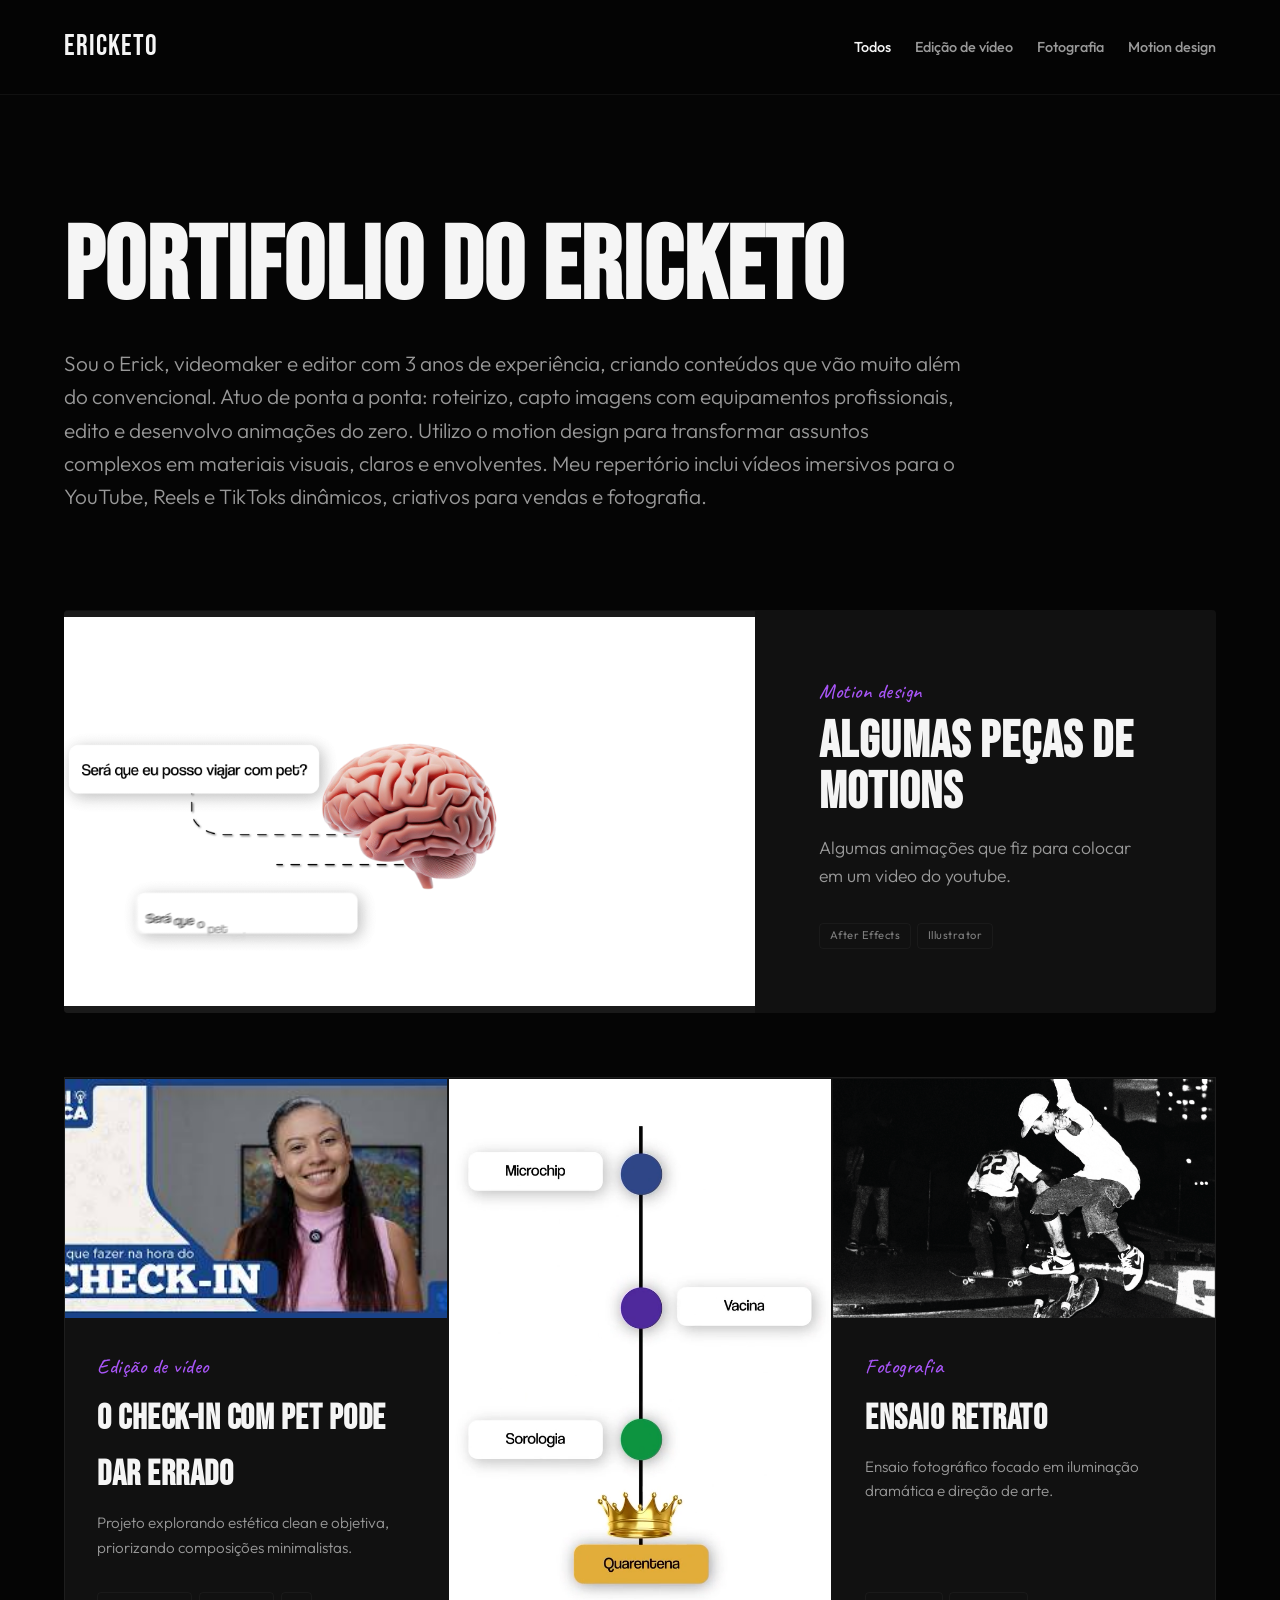
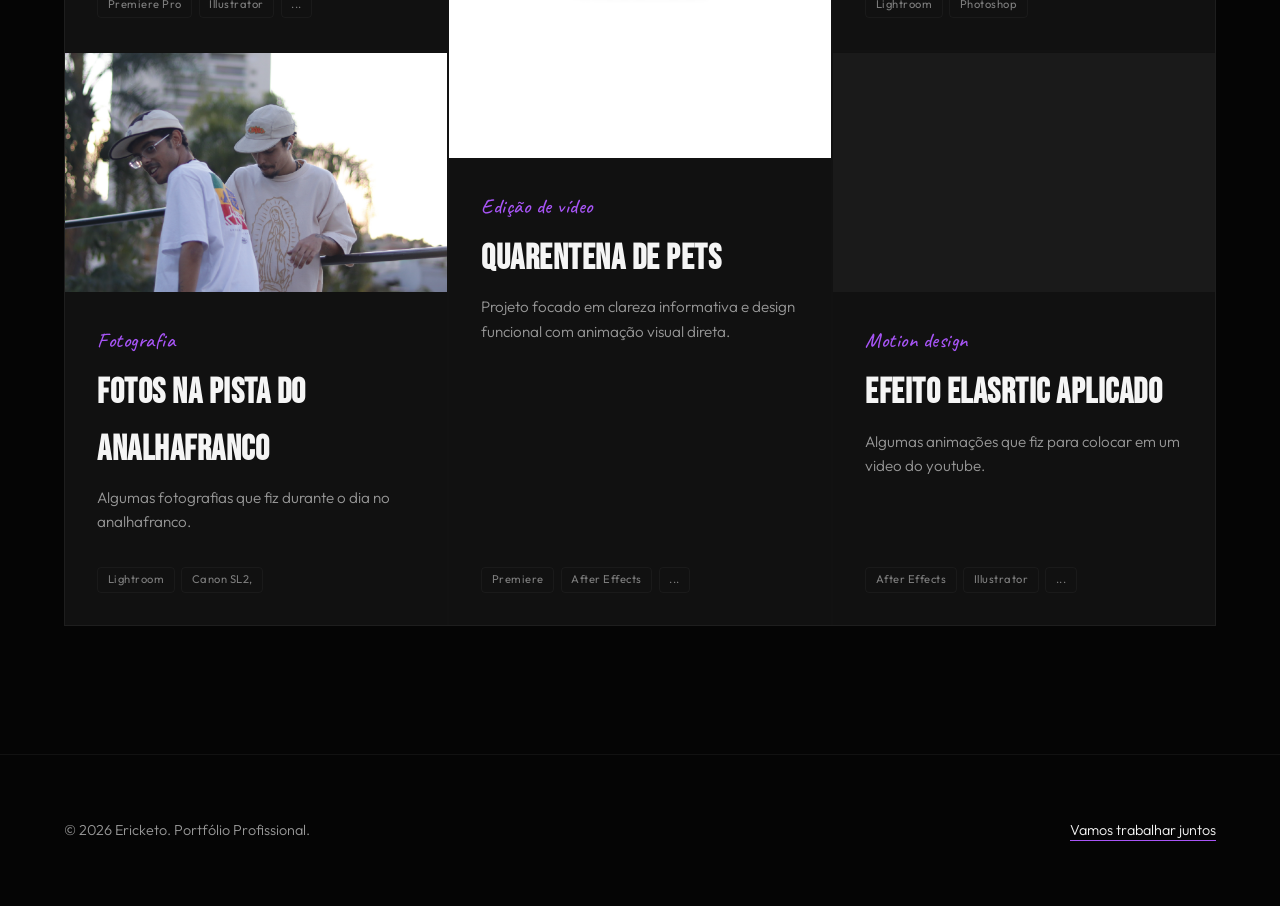
<file: index.html>
<!DOCTYPE html>
<html lang="pt-BR">
<head>
    <meta charset="UTF-8">
    <meta name="viewport" content="width=device-width, initial-scale=1.0">
    <title>Ericketo | Produtor Audiovisual</title>
    
    <!-- Pré-carregamento de fontes -->
    <link rel="preconnect" href="https://fonts.googleapis.com">
    <link rel="preconnect" href="https://fonts.gstatic.com" crossorigin>
    <link href="https://fonts.googleapis.com/css2?family=Bebas+Neue&family=Caveat:wght@400..700&family=Outfit:wght@100..900&display=swap" rel="stylesheet">
    <link rel="stylesheet" href="css/style.css">
</head>
<body>

    <!-- NAV PRINCIPAL -->
    <nav>
        <div class="logo" id="logo">Ericketo</div>
        <div class="filters" id="filters">
            <!-- Renderizado via JS -->
        </div>
    </nav>

    <!-- VIEW: PÁGINA PRINCIPAL -->
    <main id="home-view" class="active">
        <div class="container">
            <section class="hero">
                <h1>Portifolio do Ericketo</h1>
                <p>
                    Sou o Erick, videomaker e editor com 3 anos de experiência, criando 
                    conteúdos que vão muito além do convencional. Atuo de ponta a 
                    ponta: roteirizo, capto imagens com equipamentos profissionais, edito e 
                    desenvolvo animações do zero. Utilizo o motion design para transformar 
                    assuntos complexos em materiais visuais, claros e envolventes. Meu repertório 
                    inclui vídeos imersivos para o YouTube, Reels e TikToks dinâmicos, 
                    criativos para vendas e fotografia.
                </p>
            </section>
            
            <section class="featured-section" id="featured-container">
                <!-- Renderizado via JS -->
            </section>
            
            <section class="projects-grid" id="grid-container">
                <!-- Renderizado via JS -->
            </section>
        </div>
    </main>

    <!-- RODAPÉ -->
    <footer>
        <div class="footer-content">
            <div>© <span id="current-year"></span> Ericketo. Portfólio Profissional.</div>
            <div>
                <a href="mailto:contato@ericketo.com" class="footer-link">Vamos trabalhar juntos</a>
            </div>
        </div>
    </footer>

    <!-- LÓGICA DO PORTFÓLIO -->
    <script src="js/main.js"></script>
</body>
</html>
</file>
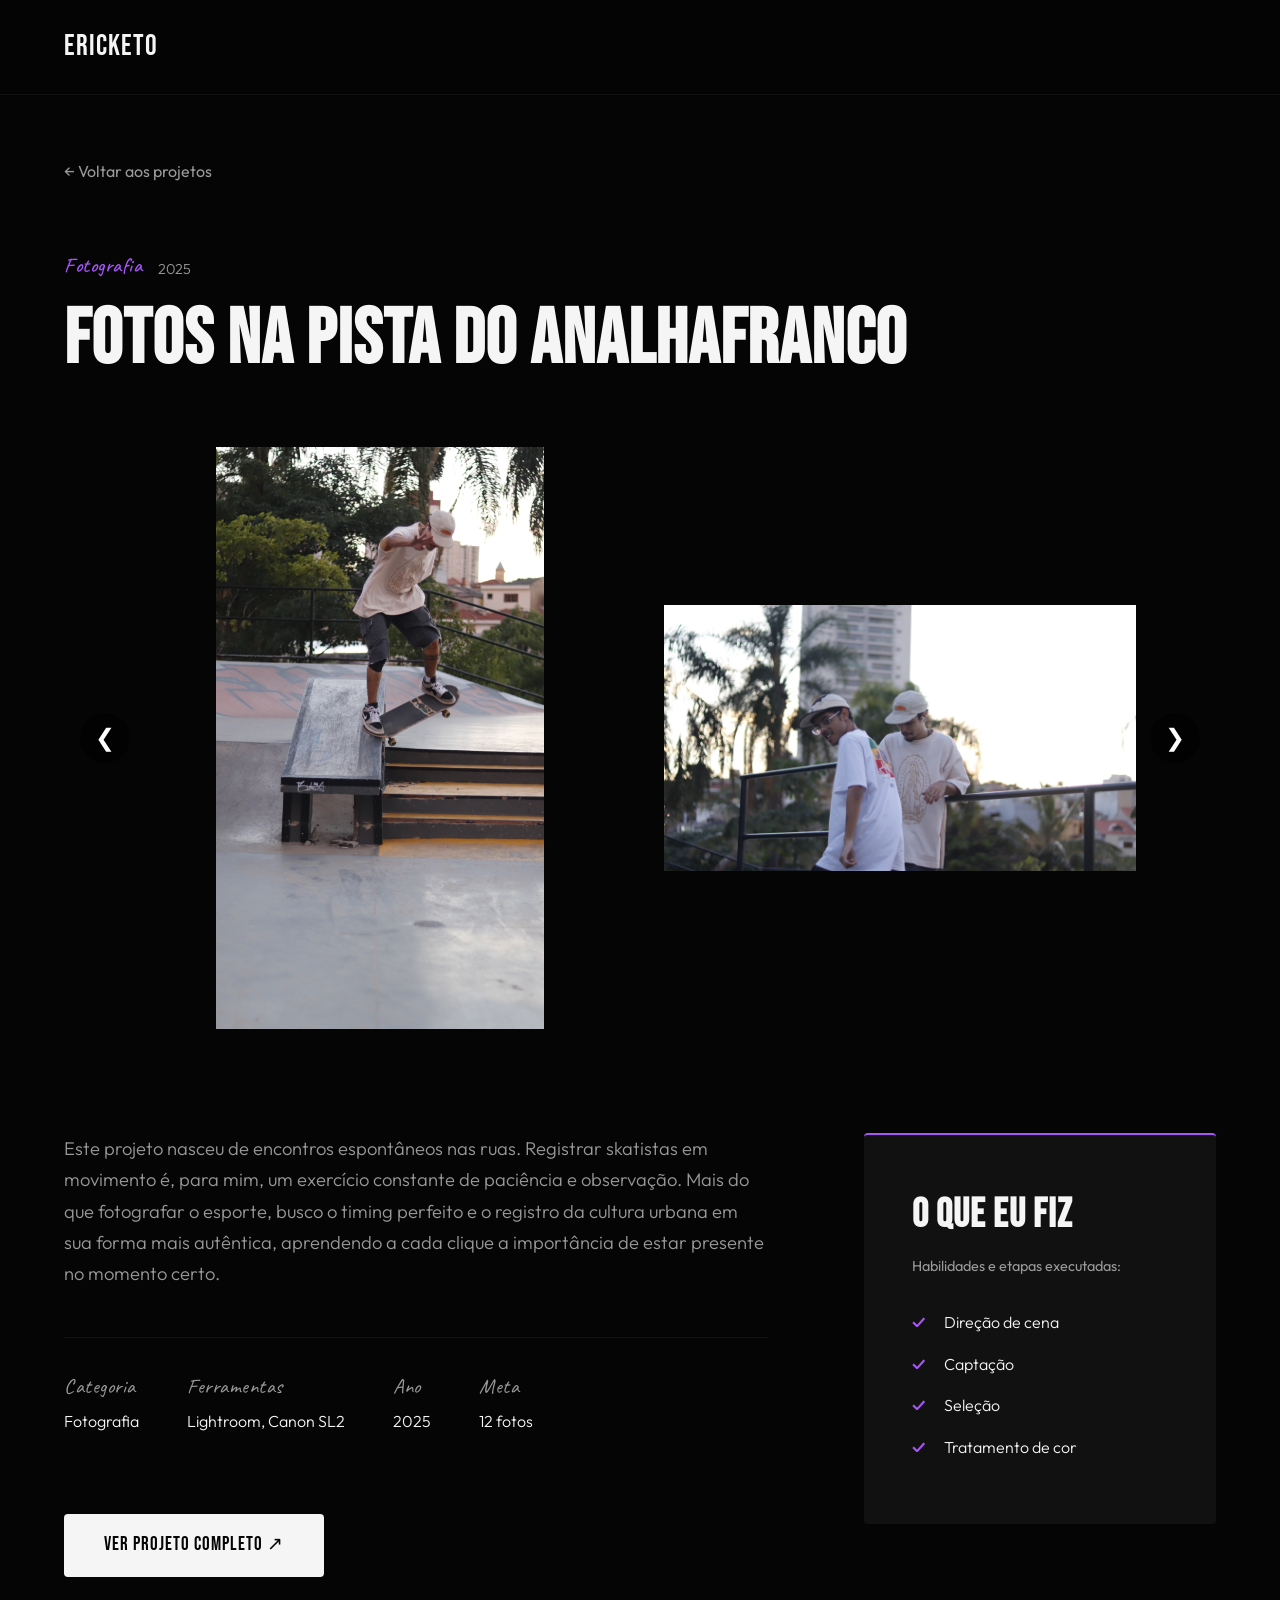
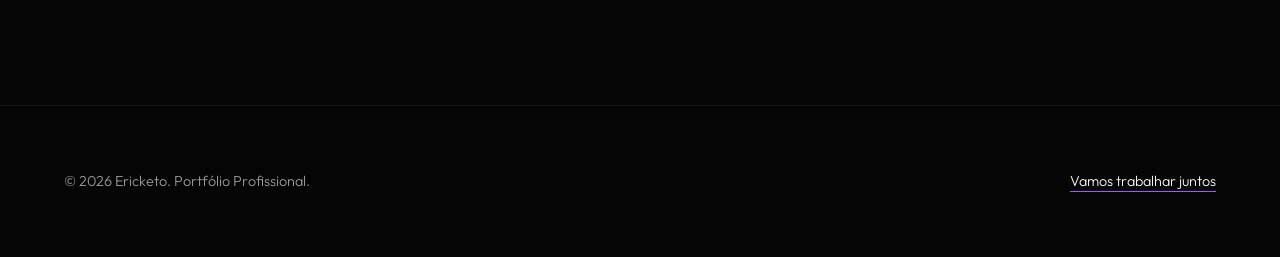
<file: fotografia/ABA_FOTOS_002/index.html>
<!DOCTYPE html>
<html lang="pt-BR">

<head>
    <meta charset="UTF-8">
    <meta name="viewport" content="width=device-width, initial-scale=1.0">
    <title>Ensaio Retrato | Ericketo</title>

    <link rel="preconnect" href="https://fonts.googleapis.com">
    <link rel="preconnect" href="https://fonts.gstatic.com" crossorigin>
    <link
        href="https://fonts.googleapis.com/css2?family=Bebas+Neue&family=Caveat:wght@400..700&family=Outfit:wght@100..900&display=swap"
        rel="stylesheet">
    <link rel="stylesheet" href="../../css/style.css">
</head>

<body>
    <nav>
        <a href="../../index.html" class="logo" id="logo" style="text-decoration: none;">Ericketo</a>
    </nav>

    <main class="project-view fade-in">
        <div class="container">
            <a href="../../index.html" class="back-btn" id="back-btn">← Voltar aos projetos</a>

            <div class="project-header">
                <div class="project-meta">
                    <span class="badge">Fotografia</span>
                    <span class="project-year">2025</span>
                </div>
                <h1 class="project-title">Fotos na pista do Analhafranco</h1>
            </div>

            <!-- Slider Desktop -->
            <div class="project-slider desktop-slider">
                <div class="slider-container">
                    <div class="slide active">
                        <div class="slide-grid">
                            <img src="./assets/ABA-002_PICTURE_001.jpg" alt="Foto 1">
                            <img src="./assets/ABA-002_PICTURE_002.jpg" alt="Foto 2">
                        </div>
                    </div>
                    <div class="slide">
                        <div class="slide-grid">
                            <img src="./assets/ABA-002_PICTURE_003.jpg" alt="Foto 3">
                            <img src="./assets/ABA-002_PICTURE_004.jpg" alt="Foto 4">
                        </div>
                    </div>
                    <div class="slide">
                        <div class="slide-grid">
                            <img src="./assets/ABA-002_PICTURE_005.jpg" alt="Foto 5">
                            <img src="./assets/ABA-002_PICTURE_006.jpg" alt="Foto 6">
                        </div>
                    </div>
                    <div class="slide">
                        <div class="slide-grid">
                            <img src="./assets/ABA-002_PICTURE_007.jpg" alt="Foto 7">
                            <img src="./assets/ABA-002_PICTURE_008.jpg" alt="Foto 8">
                        </div>
                    </div>
                </div>
                <button class="slider-btn prev-btn">❮</button>
                <button class="slider-btn next-btn">❯</button>
            </div>

            <!-- Slider Mobile (1 foto por vez) -->
            <div class="project-slider mobile-slider">
                <div class="slider-container">
                    <div class="slide active">
                        <div class="slide-grid"><img src="./assets/ABA-002_PICTURE_001.jpg" alt="Foto 1"></div>
                    </div>
                    <div class="slide">
                        <div class="slide-grid"><img src="./assets/ABA-002_PICTURE_002.jpg" alt="Foto 2"></div>
                    </div>
                    <div class="slide">
                        <div class="slide-grid"><img src="./assets/ABA-002_PICTURE_003.jpg" alt="Foto 3"></div>
                    </div>
                    <div class="slide">
                        <div class="slide-grid"><img src="./assets/ABA-002_PICTURE_004.jpg" alt="Foto 4"></div>
                    </div>
                    <div class="slide">
                        <div class="slide-grid"><img src="./assets/ABA-002_PICTURE_005.jpg" alt="Foto 5"></div>
                    </div>
                    <div class="slide">
                        <div class="slide-grid"><img src="./assets/ABA-002_PICTURE_006.jpg" alt="Foto 6"></div>
                    </div>
                    <div class="slide">
                        <div class="slide-grid"><img src="./assets/ABA-002_PICTURE_007.jpg" alt="Foto 7"></div>
                    </div>
                    <div class="slide">
                        <div class="slide-grid"><img src="./assets/ABA-002_PICTURE_008.jpg" alt="Foto 8"></div>
                    </div>
                </div>
                <button class="slider-btn prev-btn">❮</button>
                <button class="slider-btn next-btn">❯</button>
            </div>

            <div class="project-content">
                <div class="project-info">
                    <div class="project-body">
                        <p>
                            Este projeto nasceu de encontros espontâneos nas ruas. 
                            Registrar skatistas em movimento é, para mim, 
                            um exercício constante de paciência e observação. 
                            Mais do que fotografar o esporte, busco o timing perfeito 
                            e o registro da cultura urbana em sua forma mais autêntica, 
                            aprendendo a cada clique a importância de estar presente no 
                            momento certo.
                        </p>
                    </div>
                    
                    <!-- Especificações -->
                    <div class="project-specs" style="display: flex; flex-direction: row; flex-wrap: wrap; gap: 3rem; border-top: var(--border-subtle); padding-top: 2rem; margin-top: 3rem; border-bottom: none;">
                        <div class="spec-item">
                            <span class="spec-label">Categoria</span>
                            <span class="spec-value">Fotografia</span>
                        </div>
                        <div class="spec-item">
                            <span class="spec-label">Ferramentas</span>
                            <span class="spec-value">Lightroom, Canon SL2</span>
                        </div>
                        <div class="spec-item">
                            <span class="spec-label">Ano</span>
                            <span class="spec-value">2025</span>
                        </div>
                        <div class="spec-item">
                            <span class="spec-label">Meta</span>
                            <span class="spec-value">12 fotos</span>
                        </div>
                    </div>
                    
                    <!-- Botão de Ação -->
                    <div class="project-action-btn" style="margin-top: 2rem;">
                        <a href="https://behance.net/ericketo" target="_blank" rel="noopener noreferrer" class="cta-btn" style="width: auto; display: inline-flex; padding: 1rem 2.5rem; font-size: 1.2rem;">Ver projeto completo ↗</a>
                    </div>
                </div>
                
                <aside class="project-sidebar">
                    <div class="project-skills">
                        <h3 class="skills-title">O que eu fiz</h3>
                        <p class="skills-subtitle">Habilidades e etapas executadas:</p>
                        <ul class="skills-list">
                            <li>Direção de cena</li>
                            <li>Captação</li>
                            <li>Seleção</li>
                            <li>Tratamento de cor</li>
                        </ul>
                    </div>
                </aside>
            </div>
        </div>
    </main>

    <footer>
        <div class="footer-content">
            <div>© <span id="current-year"></span> Ericketo. Portfólio Profissional.</div>
            <div>
                <a href="mailto:contato@ericketo.com" class="footer-link">Vamos trabalhar juntos</a>
            </div>
        </div>
    </footer>
    <script src="../../js/main.js"></script>
</body>

</html>
</file>
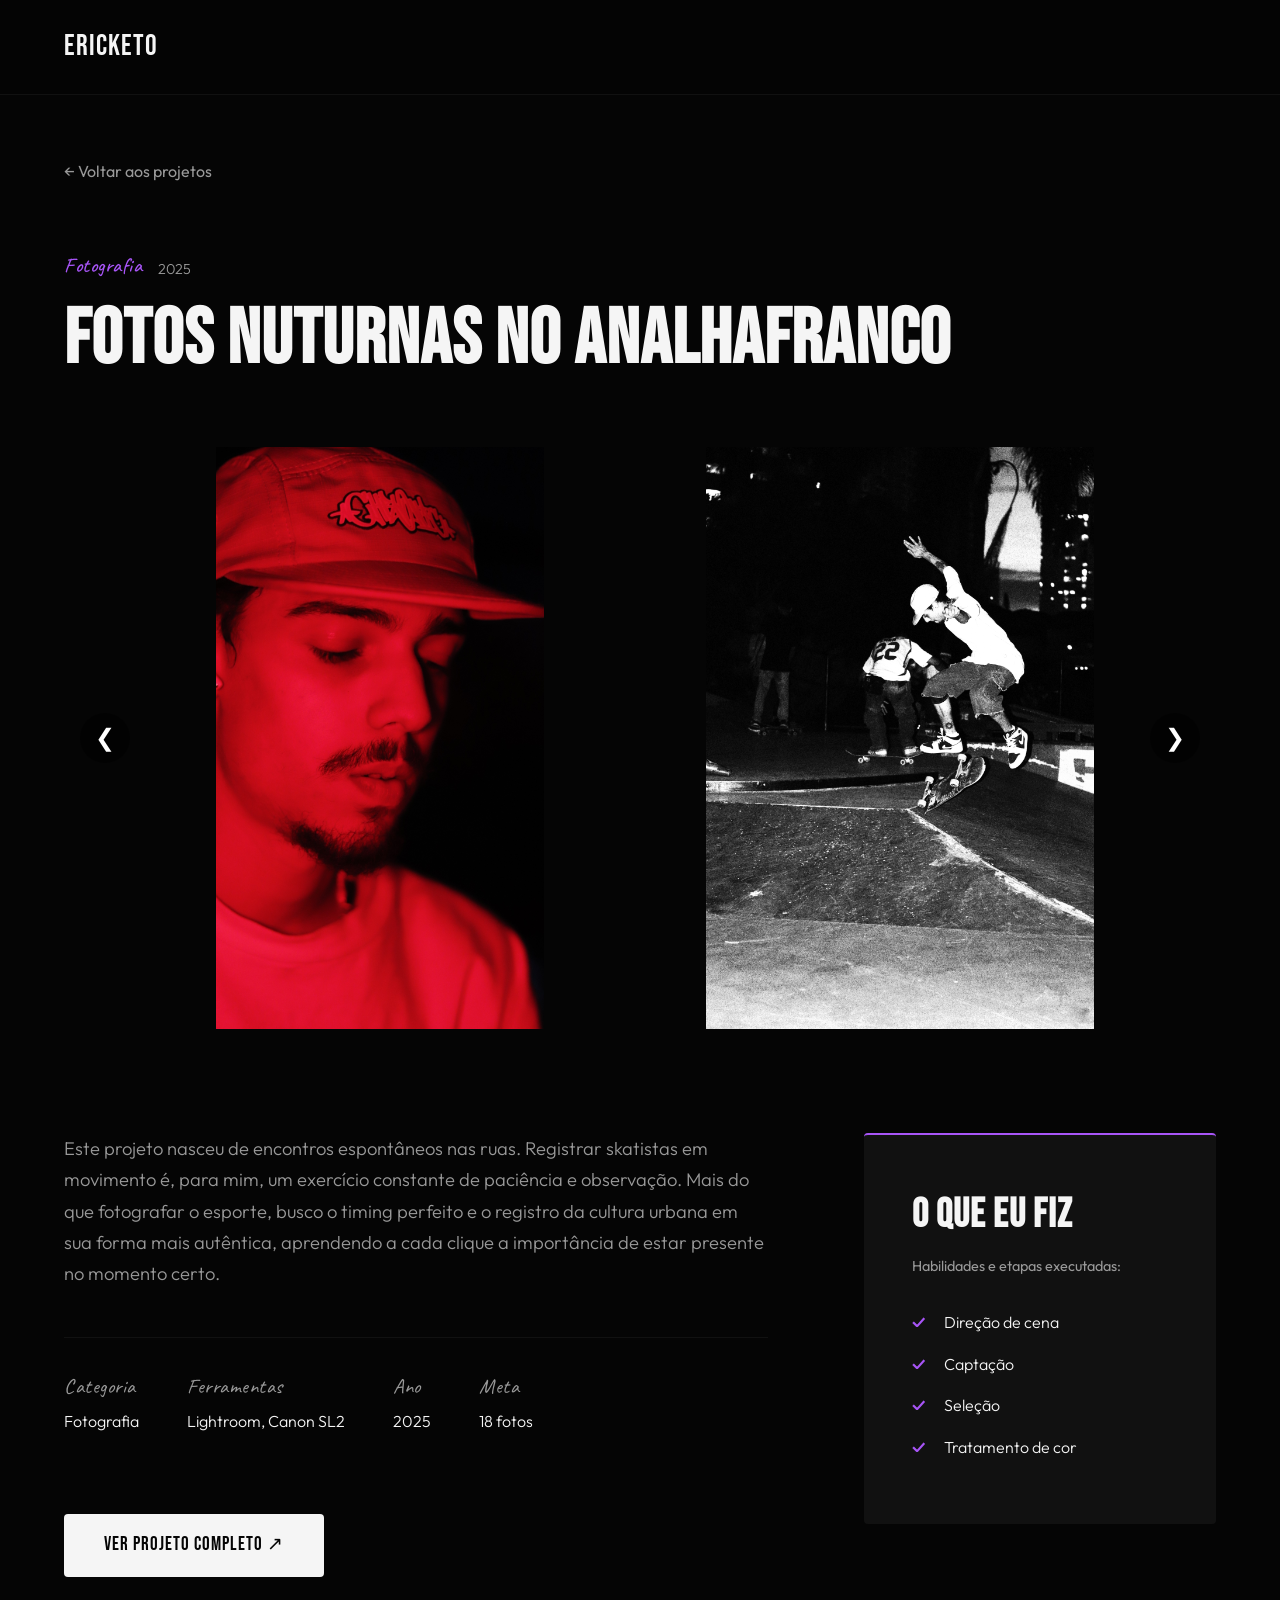
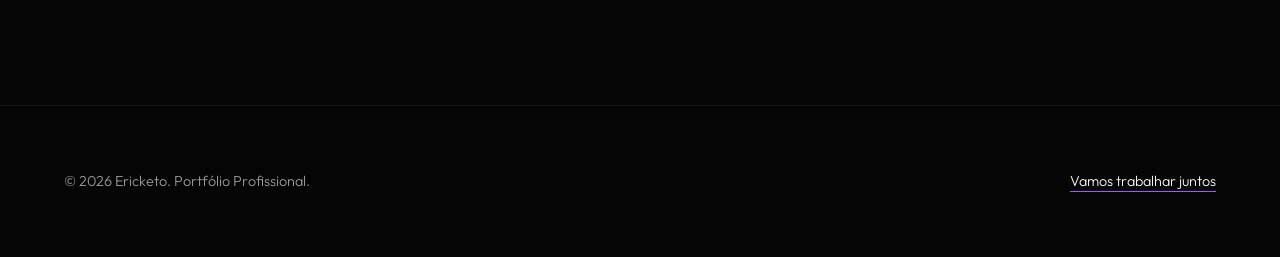
<file: fotografia/ensaio-retrato/index.html>
<!DOCTYPE html>
<html lang="pt-BR">

<head>
    <meta charset="UTF-8">
    <meta name="viewport" content="width=device-width, initial-scale=1.0">
    <title>Ensaio Retrato | Ericketo</title>

    <link rel="preconnect" href="https://fonts.googleapis.com">
    <link rel="preconnect" href="https://fonts.gstatic.com" crossorigin>
    <link
        href="https://fonts.googleapis.com/css2?family=Bebas+Neue&family=Caveat:wght@400..700&family=Outfit:wght@100..900&display=swap"
        rel="stylesheet">
    <link rel="stylesheet" href="../../css/style.css">
</head>

<body>
    <nav>
        <a href="../../index.html" class="logo" id="logo" style="text-decoration: none;">Ericketo</a>
    </nav>

    <main class="project-view fade-in">
        <div class="container">
            <a href="../../index.html" class="back-btn" id="back-btn">← Voltar aos projetos</a>

            <div class="project-header">
                <div class="project-meta">
                    <span class="badge">Fotografia</span>
                    <span class="project-year">2025</span>
                </div>
                <h1 class="project-title">Fotos nuturnas no Analhafranco</h1>
            </div>

            <!-- Slider Desktop -->
            <div class="project-slider desktop-slider">
                <div class="slider-container">
                    <div class="slide active">
                        <div class="slide-grid">
                            <img src="./assets/EN_IMG_01.jpg" alt="Foto 1">
                            <img src="./assets/EN_IMG_02.jpg" alt="Foto 2">
                        </div>
                    </div>
                    <div class="slide">
                        <div class="slide-grid">
                            <img src="./assets/EN_IMG_03.jpg" alt="Foto 3">
                            <img src="./assets/EN_IMG_04.jpg" alt="Foto 4">
                        </div>
                    </div>
                    <div class="slide">
                        <div class="slide-grid">
                            <img src="./assets/EN_IMG_05.jpg" alt="Foto 5">
                            <img src="./assets/EN_IMG_06.jpg" alt="Foto 6">
                        </div>
                    </div>
                    <div class="slide">
                        <div class="slide-grid">
                            <img src="./assets/EN_IMG_07.jpg" alt="Foto 7">
                            <img src="./assets/EN_IMG_08.jpg" alt="Foto 8">
                        </div>
                    </div>
                    <div class="slide">
                        <div class="slide-grid">
                            <img src="./assets/EN_IMG_09.jpg" alt="Foto 9">
                            <img src="./assets/EN_IMG_10.jpg" alt="Foto 10">
                        </div>
                    </div>
                    <div class="slide">
                        <div class="slide-grid">
                            <img src="./assets/EN_IMG_11.jpg" alt="Foto 11">
                            <img src="./assets/EN_IMG_12.jpg" alt="Foto 12">
                        </div>
                    </div>
                    <div class="slide">
                        <div class="slide-grid">
                            <img src="./assets/EN_IMG_13.jpg" alt="Foto 13">
                            <img src="./assets/EN_IMG_14.jpg" alt="Foto 14">
                        </div>
                    </div>
                    <div class="slide">
                        <div class="slide-grid">
                            <img src="./assets/EN_IMG_15.jpg" alt="Foto 15">
                            <img src="./assets/EN_IMG_16.jpg" alt="Foto 16">
                        </div>
                    </div>
                    <div class="slide">
                        <div class="slide-grid">
                            <img src="./assets/EN_IMG_17.jpg" alt="Foto 17">
                            <img src="./assets/EN_IMG_18.jpg" alt="Foto 18">
                        </div>
                    </div>
                </div>
                <button class="slider-btn prev-btn">❮</button>
                <button class="slider-btn next-btn">❯</button>
            </div>

            <!-- Slider Mobile (1 foto por vez) -->
            <div class="project-slider mobile-slider">
                <div class="slider-container">
                    <div class="slide active">
                        <div class="slide-grid"><img src="./assets/EN_IMG_01.jpg" alt="Foto 1"></div>
                    </div>
                    <div class="slide">
                        <div class="slide-grid"><img src="./assets/EN_IMG_02.jpg" alt="Foto 2"></div>
                    </div>
                    <div class="slide">
                        <div class="slide-grid"><img src="./assets/EN_IMG_03.jpg" alt="Foto 3"></div>
                    </div>
                    <div class="slide">
                        <div class="slide-grid"><img src="./assets/EN_IMG_04.jpg" alt="Foto 4"></div>
                    </div>
                    <div class="slide">
                        <div class="slide-grid"><img src="./assets/EN_IMG_05.jpg" alt="Foto 5"></div>
                    </div>
                    <div class="slide">
                        <div class="slide-grid"><img src="./assets/EN_IMG_06.jpg" alt="Foto 6"></div>
                    </div>
                    <div class="slide">
                        <div class="slide-grid"><img src="./assets/EN_IMG_07.jpg" alt="Foto 7"></div>
                    </div>
                    <div class="slide">
                        <div class="slide-grid"><img src="./assets/EN_IMG_08.jpg" alt="Foto 8"></div>
                    </div>
                    <div class="slide">
                        <div class="slide-grid"><img src="./assets/EN_IMG_09.jpg" alt="Foto 9"></div>
                    </div>
                    <div class="slide">
                        <div class="slide-grid"><img src="./assets/EN_IMG_10.jpg" alt="Foto 10"></div>
                    </div>
                    <div class="slide">
                        <div class="slide-grid"><img src="./assets/EN_IMG_11.jpg" alt="Foto 11"></div>
                    </div>
                    <div class="slide">
                        <div class="slide-grid"><img src="./assets/EN_IMG_12.jpg" alt="Foto 12"></div>
                    </div>
                    <div class="slide">
                        <div class="slide-grid"><img src="./assets/EN_IMG_13.jpg" alt="Foto 13"></div>
                    </div>
                    <div class="slide">
                        <div class="slide-grid"><img src="./assets/EN_IMG_14.jpg" alt="Foto 14"></div>
                    </div>
                    <div class="slide">
                        <div class="slide-grid"><img src="./assets/EN_IMG_15.jpg" alt="Foto 15"></div>
                    </div>
                    <div class="slide">
                        <div class="slide-grid"><img src="./assets/EN_IMG_16.jpg" alt="Foto 16"></div>
                    </div>
                    <div class="slide">
                        <div class="slide-grid"><img src="./assets/EN_IMG_17.jpg" alt="Foto 17"></div>
                    </div>
                    <div class="slide">
                        <div class="slide-grid"><img src="./assets/EN_IMG_18.jpg" alt="Foto 18"></div>
                    </div>
                </div>
                <button class="slider-btn prev-btn">❮</button>
                <button class="slider-btn next-btn">❯</button>
            </div>

            <div class="project-content">
                <div class="project-info">
                    <div class="project-body">
                        <p>
                            Este projeto nasceu de encontros espontâneos nas ruas.
                            Registrar skatistas em movimento é, para mim,
                            um exercício constante de paciência e observação.
                            Mais do que fotografar o esporte, busco o timing perfeito
                            e o registro da cultura urbana em sua forma mais autêntica,
                            aprendendo a cada clique a importância de estar presente no
                            momento certo.
                        </p>
                    </div>
                    
                    <!-- Especificações -->
                    <div class="project-specs" style="display: flex; flex-direction: row; flex-wrap: wrap; gap: 3rem; border-top: var(--border-subtle); padding-top: 2rem; margin-top: 3rem; border-bottom: none;">
                        <div class="spec-item">
                            <span class="spec-label">Categoria</span>
                            <span class="spec-value">Fotografia</span>
                        </div>
                        <div class="spec-item">
                            <span class="spec-label">Ferramentas</span>
                            <span class="spec-value">Lightroom, Canon SL2</span>
                        </div>
                        <div class="spec-item">
                            <span class="spec-label">Ano</span>
                            <span class="spec-value">2025</span>
                        </div>
                        <div class="spec-item">
                            <span class="spec-label">Meta</span>
                            <span class="spec-value">18 fotos</span>
                        </div>
                    </div>
                    
                    <!-- Botão de Ação -->
                    <div class="project-action-btn" style="margin-top: 2rem;">
                        <a href="https://behance.net/ericketo" target="_blank" rel="noopener noreferrer" class="cta-btn" style="width: auto; display: inline-flex; padding: 1rem 2.5rem; font-size: 1.2rem;">Ver projeto completo ↗</a>
                    </div>
                </div>
                
                <aside class="project-sidebar">
                    <div class="project-skills">
                        <h3 class="skills-title">O que eu fiz</h3>
                        <p class="skills-subtitle">Habilidades e etapas executadas:</p>
                        <ul class="skills-list">
                            <li>Direção de cena</li>
                            <li>Captação</li>
                            <li>Seleção</li>
                            <li>Tratamento de cor</li>
                        </ul>
                    </div>
                </aside>
            </div>
        </div>
    </main>

    <footer>
        <div class="footer-content">
            <div>© <span id="current-year"></span> Ericketo. Portfólio Profissional.</div>
            <div>
                <a href="mailto:contato@ericketo.com" class="footer-link">Vamos trabalhar juntos</a>
            </div>
        </div>
    </footer>
    <script src="../../js/main.js"></script>
</body>

</html>
</file>
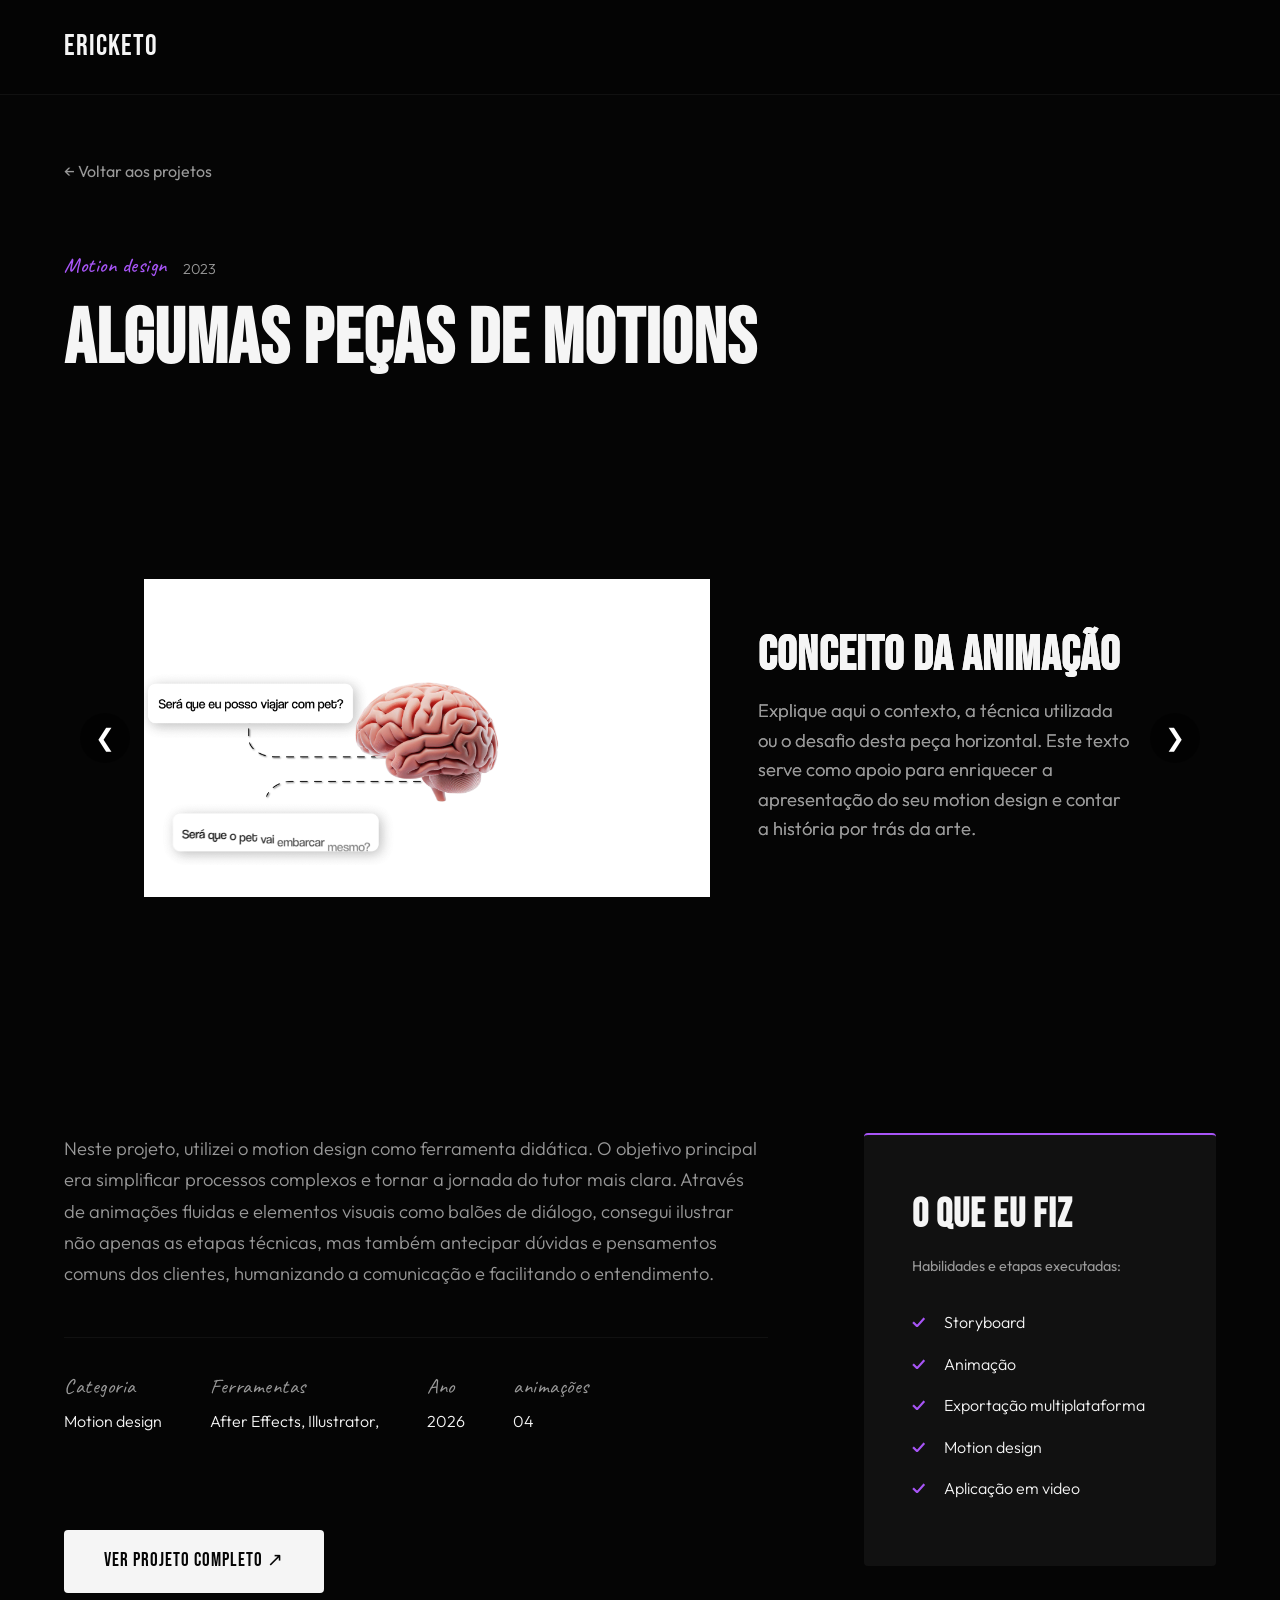
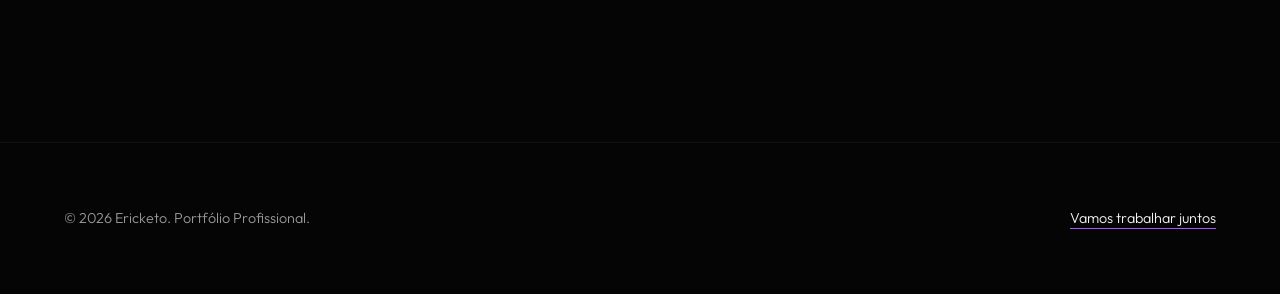
<file: motion-design/ABA_MOTION_001/index.html>
<!DOCTYPE html>
<html lang="pt-BR">

<head>
    <meta charset="UTF-8">
    <meta name="viewport" content="width=device-width, initial-scale=1.0">
    <title>Logo Animada | Ericketo</title>

    <link rel="preconnect" href="https://fonts.googleapis.com">
    <link rel="preconnect" href="https://fonts.gstatic.com" crossorigin>
    <link
        href="https://fonts.googleapis.com/css2?family=Bebas+Neue&family=Caveat:wght@400..700&family=Outfit:wght@100..900&display=swap"
        rel="stylesheet">
    <link rel="stylesheet" href="../../css/style.css">
</head>

<body>
    <nav>
        <a href="../../index.html" class="logo" id="logo" style="text-decoration: none;">Ericketo</a>
    </nav>

    <main class="project-view fade-in">
        <div class="container">
            <a href="../../index.html" class="back-btn" id="back-btn">← Voltar aos projetos</a>

            <div class="project-header">
                <div class="project-meta">
                    <span class="badge">Motion design</span>
                    <span class="project-year">2023</span>
                </div>
                <h1 class="project-title">Algumas peças de motions</h1>
            </div>

            <!-- Seção de Motion (Slider de Animações) -->
            <div class="project-slider" style="margin-bottom: 5rem; border-radius: 4px;">
                <div class="slider-container">
                    <!-- Slide 1: Animação Horizontal (16:9) -->
                    <div class="slide active">
                        <div class="slide-grid">
                            <div class="slide-media"
                                style="flex: 1.5; height: 100%; display: flex; align-items: center; justify-content: center;">
                                <!-- Substitua o src pelo seu GIF Horizontal -->
                                <img src="./assets/ABA-001_MOTION_002.gif" alt="Animação Horizontal"
                                    style="width: 100%; height: 100%; object-fit: contain;"
                                    onerror="this.outerHTML='<div class=\'placeholder-text\' style=\'border: 1px dashed rgba(255,255,255,0.2); width: 100%; height: 100%; display: flex; align-items: center; justify-content: center;\'>[ Insira seu GIF Horizontal aqui ]</div>'">
                            </div>
                            <div class="slide-info" style="flex: 1; text-align: left; padding: 2rem 0;">
                                <h3
                                    style="font-family: var(--font-display); font-size: 3rem; margin-bottom: 1rem; line-height: 1; letter-spacing: 1px;">
                                    Conceito da Animação</h3>
                                <p
                                    style="color: var(--text-secondary); font-size: 1.15rem; font-weight: 300; line-height: 1.6;">
                                    Explique aqui o contexto, a técnica utilizada ou o desafio desta peça horizontal.
                                    Este texto serve como apoio para enriquecer a apresentação do seu motion design e
                                    contar a história por trás da arte.</p>
                            </div>
                        </div>
                    </div>
                    <div class="slide active">
                        <div class="slide-grid">
                            <div class="slide-media"
                                style="flex: 1.5; height: 100%; display: flex; align-items: center; justify-content: center;">
                                <!-- Substitua o src pelo seu GIF Horizontal -->
                                <img src="./assets/ABA-001_MOTION_004.gif" alt="Animação Horizontal"
                                    style="width: 100%; height: 100%; object-fit: contain;"
                                    onerror="this.outerHTML='<div class=\'placeholder-text\' style=\'border: 1px dashed rgba(255,255,255,0.2); width: 100%; height: 100%; display: flex; align-items: center; justify-content: center;\'>[ Insira seu GIF Horizontal aqui ]</div>'">
                            </div>
                            <div class="slide-info" style="flex: 1; text-align: left; padding: 2rem 0;">
                                <h3
                                    style="font-family: var(--font-display); font-size: 3rem; margin-bottom: 1rem; line-height: 1; letter-spacing: 1px;">
                                    Conceito da Animação</h3>
                                <p
                                    style="color: var(--text-secondary); font-size: 1.15rem; font-weight: 300; line-height: 1.6;">
                                    Explique aqui o contexto, a técnica utilizada ou o desafio desta peça horizontal.
                                    Este texto serve como apoio para enriquecer a apresentação do seu motion design e
                                    contar a história por trás da arte.</p>
                            </div>
                        </div>
                    </div>

                    <!-- Slide 2: Animação Vertical (9:16) -->
                    <div class="slide">
                        <div class="slide-grid">
                            <div class="slide-media"
                                style="flex: 1; height: 100%; display: flex; align-items: center; justify-content: center;">
                                <!-- Substitua o src pelo seu GIF Vertical -->
                                <img src="./assets/ABA-001_MOTION_001.gif" alt="Animação Vertical"
                                    style="max-width: 400px; height: 100%; object-fit: contain; margin: 0 auto;"
                                    onerror="this.outerHTML='<div class=\'placeholder-text\' style=\'border: 1px dashed rgba(255,255,255,0.2); width: 100%; max-width: 400px; margin: 0 auto; height: 100%; display: flex; align-items: center; justify-content: center;\'>[ Insira seu GIF Vertical aqui ]</div>'">
                            </div>
                            <div class="slide-info" style="flex: 1; text-align: left; padding: 2rem 0;">
                                <h3
                                    style="font-family: var(--font-display); font-size: 3rem; margin-bottom: 1rem; line-height: 1; letter-spacing: 1px;">
                                    Conceito da Animação</h3>
                                <p
                                    style="color: var(--text-secondary); font-size: 1.15rem; font-weight: 300; line-height: 1.6;">
                                    Animação pensada para redes sociais (Reels/TikTok). O foco aqui foi manter a
                                    retenção e transmitir a mensagem de forma ágil e impactante, aproveitando o formato
                                    9:16 ao máximo.</p>
                            </div>
                        </div>
                    </div>

                    <!-- Slide 3: Animação Quadrada (1:1) -->
                    <div class="slide">
                        <div class="slide-grid">
                            <div class="slide-media"
                                style="flex: 1.2; height: 100%; display: flex; align-items: center; justify-content: center;">
                                <!-- Substitua o src pelo seu GIF Quadrado -->
                                <img src="./assets/ABA-001_MOTION_003.gif" alt="Animação Quadrada"
                                    style="max-width: 600px; height: 100%; object-fit: contain; margin: 0 auto;"
                                    onerror="this.outerHTML='<div class=\'placeholder-text\' style=\'border: 1px dashed rgba(255,255,255,0.2); width: 100%; max-width: 600px; margin: 0 auto; height: 100%; display: flex; align-items: center; justify-content: center;\'>[ Insira seu GIF Quadrado aqui ]</div>'">
                            </div>
                            <div class="slide-info" style="flex: 1; text-align: left; padding: 2rem 0;">
                                <h3
                                    style="font-family: var(--font-display); font-size: 3rem; margin-bottom: 1rem; line-height: 1; letter-spacing: 1px;">
                                    Conceito da Animação</h3>
                                <p
                                    style="color: var(--text-secondary); font-size: 1.15rem; font-weight: 300; line-height: 1.6;">
                                    Peça em formato quadrado focada em loopings infinitos. Muito utilizada para
                                    avatares, posts de feed ou assets contínuos para a web que precisam de um ritmo
                                    hipnótico.</p>
                            </div>
                        </div>
                    </div>

                    <button class="slider-btn prev-btn">❮</button>
                    <button class="slider-btn next-btn">❯</button>
                </div>
            </div>

            <div class="project-content">
                <div class="project-info">
                    <div class="project-body">
                        <p>
                            Neste projeto, utilizei o motion design como ferramenta didática. O objetivo principal era simplificar processos complexos e tornar a jornada do tutor mais clara. Através de animações fluidas e elementos visuais como balões de diálogo, consegui ilustrar não apenas as etapas técnicas, mas também antecipar dúvidas e pensamentos comuns dos clientes, humanizando a comunicação e facilitando o entendimento.
                        </p>
                    </div>
                    
                    <!-- Especificações (Categoria, Ferramentas, Ano, Duração) -->
                    <div class="project-specs" style="display: flex; flex-direction: row; flex-wrap: wrap; gap: 3rem; border-top: var(--border-subtle); padding-top: 2rem; margin-top: 3rem; border-bottom: none;">
                        <div class="spec-item">
                            <span class="spec-label">Categoria</span>
                            <span class="spec-value">Motion design</span>
                        </div>
                        <div class="spec-item">
                            <span class="spec-label">Ferramentas</span>
                            <span class="spec-value">After Effects, Illustrator,</span>
                        </div>
                        <div class="spec-item">
                            <span class="spec-label">Ano</span>
                            <span class="spec-value">2026</span>
                        </div>
                        <div class="spec-item">
                            <span class="spec-label">animações</span>
                            <span class="spec-value">04</span>
                        </div>
                    </div>
                    
                    <!-- Botão de Ação -->
                    <div class="project-action-btn">
                        <a href="https://youtu.be/bN-V2grw3gs?si=jBFXjgvau9u8eFes" target="_blank" rel="noopener noreferrer" class="cta-btn" style="width: auto; display: inline-flex; padding: 1rem 2.5rem; font-size: 1.2rem;">Ver projeto completo ↗</a>
                    </div>
                </div>

                <aside class="project-sidebar">
                    <div class="project-skills">
                        <h3 class="skills-title">O que eu fiz</h3>
                        <p class="skills-subtitle">Habilidades e etapas executadas:</p>
                        <ul class="skills-list">
                            <li>Storyboard</li>
                            <li>Animação</li>
                            <li>Exportação multiplataforma</li>
                            <li>Motion design</li>
                            <li>Aplicação em video</li>
                        </ul>
                    </div>
                </aside>
            </div>



        </div>
    </main>

    <footer>
        <div class="footer-content">
            <div>© <span id="current-year"></span> Ericketo. Portfólio Profissional.</div>
            <div>
                <a href="mailto:contato@ericketo.com" class="footer-link">Vamos trabalhar juntos</a>
            </div>
        </div>
    </footer>
    <script src="../../js/main.js"></script>
</body>

</html>
</file>
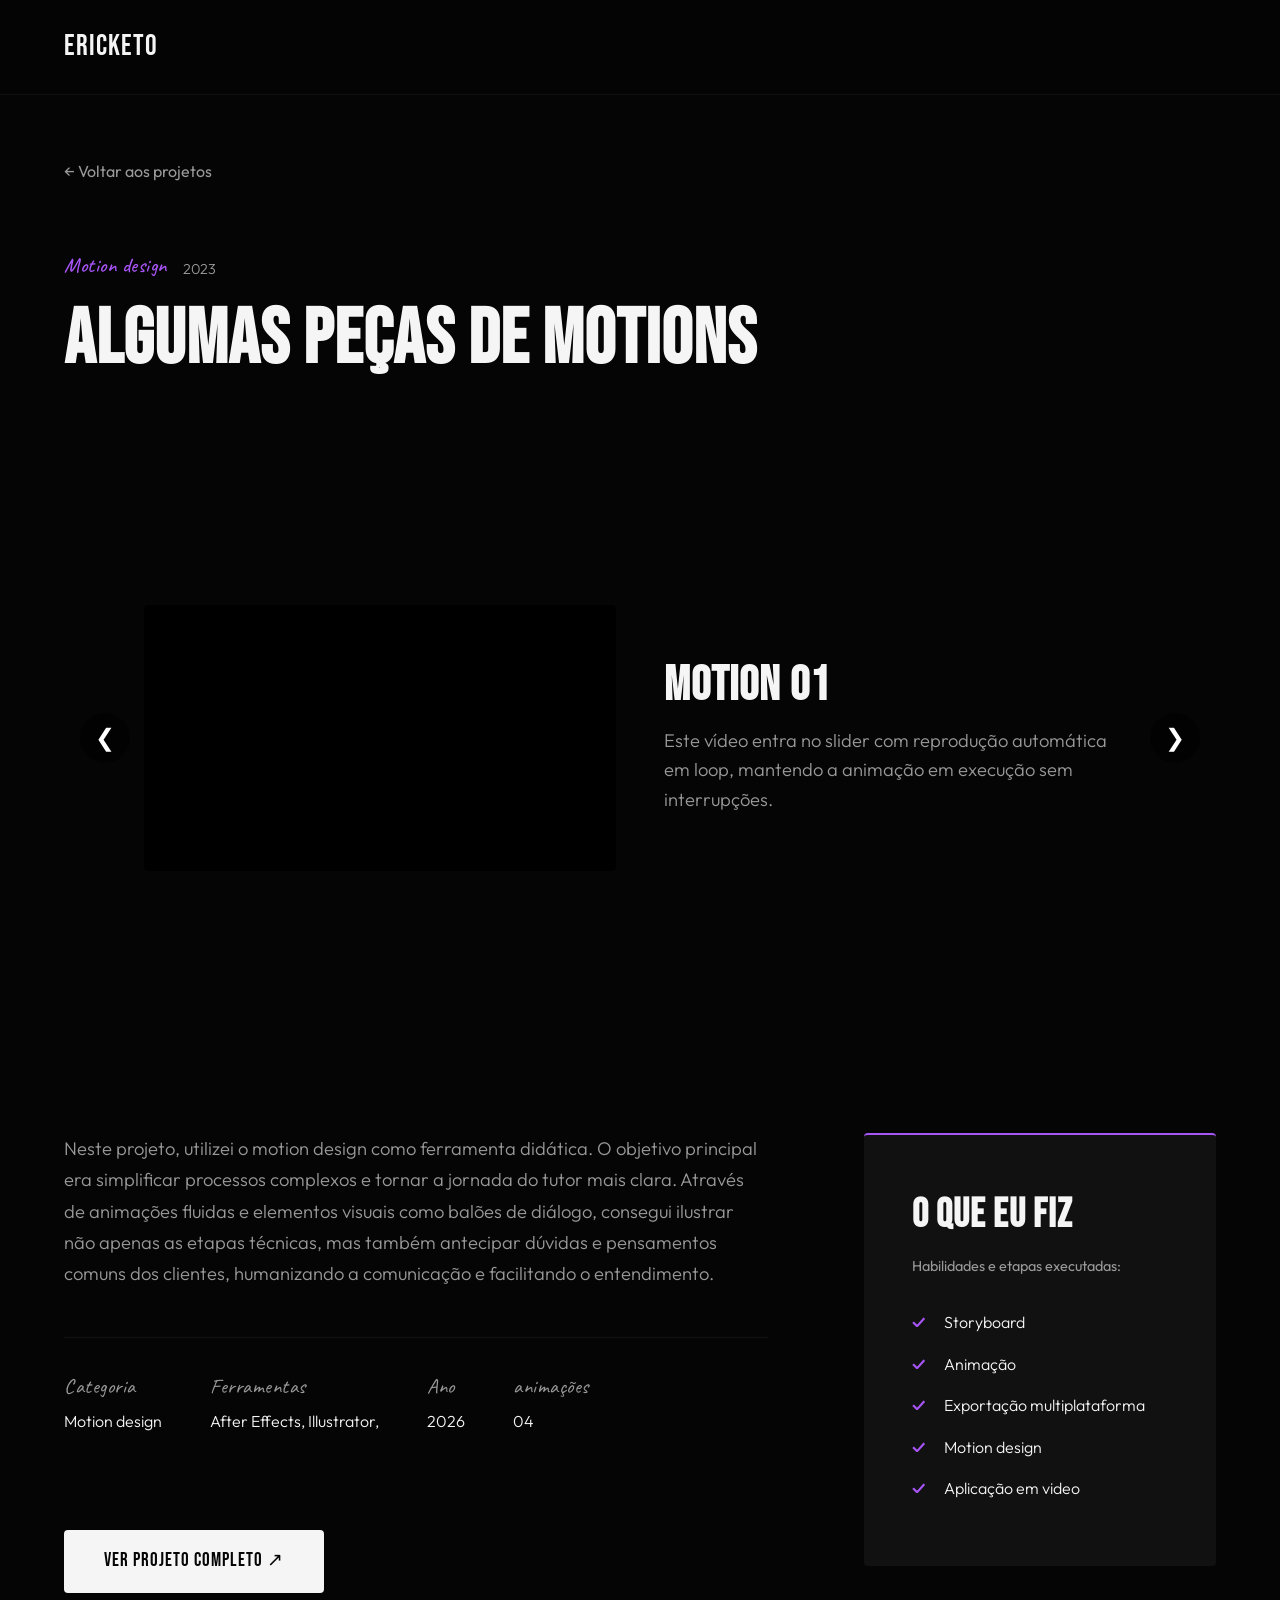
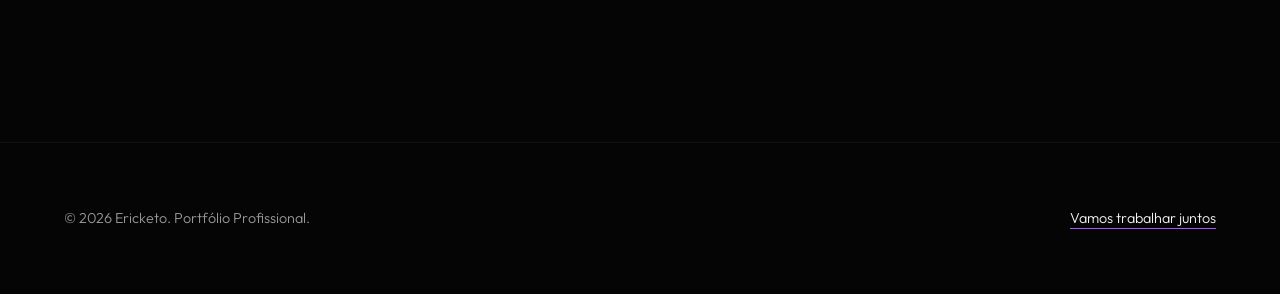
<file: motion-design/ABA_MOTION_002/index.html>
<!DOCTYPE html>
<html lang="pt-BR">

<head>
    <meta charset="UTF-8">
    <meta name="viewport" content="width=device-width, initial-scale=1.0">
    <title>Logo Animada | Ericketo</title>

    <link rel="preconnect" href="https://fonts.googleapis.com">
    <link rel="preconnect" href="https://fonts.gstatic.com" crossorigin>
    <link
        href="https://fonts.googleapis.com/css2?family=Bebas+Neue&family=Caveat:wght@400..700&family=Outfit:wght@100..900&display=swap"
        rel="stylesheet">
    <link rel="stylesheet" href="../../css/style.css">
</head>

<body>
    <nav>
        <a href="../../index.html" class="logo" id="logo" style="text-decoration: none;">Ericketo</a>
    </nav>

    <main class="project-view fade-in">
        <div class="container">
            <a href="../../index.html" class="back-btn" id="back-btn">← Voltar aos projetos</a>

            <div class="project-header">
                <div class="project-meta">
                    <span class="badge">Motion design</span>
                    <span class="project-year">2023</span>
                </div>
                <h1 class="project-title">Algumas peças de motions</h1>
            </div>

            <!-- Seção de Motion (Slider de Animações) -->
            <div class="project-slider" style="margin-bottom: 5rem; border-radius: 4px;">
                <div class="slider-container">
                    <!-- Slide 1: Vídeo 1 -->
                    <div class="slide active">
                        <div class="slide-grid">
                            <div class="slide-media"
                                style="flex: 1; height: 100%; display: flex; align-items: center; justify-content: center;">
                                <video autoplay muted loop playsinline preload="metadata"
                                    style="width: min(100%, 1280px); max-width: 1280px; height: auto; aspect-ratio: 16 / 9; object-fit: cover; border-radius: 4px; background: #000;">
                                    <source src="./assets/ABA-002_MOTION_001.mp4" type="video/mp4">
                                    Seu navegador não suporta vídeos em HTML5.
                                </video>
                            </div>
                            <div class="slide-info" style="flex: 1; text-align: left; padding: 2rem 0;">
                                <h3
                                    style="font-family: var(--font-display); font-size: 3rem; margin-bottom: 1rem; line-height: 1; letter-spacing: 1px;">
                                    Motion 01</h3>
                                <p
                                    style="color: var(--text-secondary); font-size: 1.15rem; font-weight: 300; line-height: 1.6;">
                                    Este vídeo entra no slider com reprodução automática em loop, mantendo a animação em execução sem interrupções.</p>
                            </div>
                        </div>
                    </div>

                    <!-- Slide 2: Vídeo 2 -->
                    <div class="slide">
                        <div class="slide-grid">
                            <div class="slide-media"
                                style="flex: 1; height: 100%; display: flex; align-items: center; justify-content: center;">
                                <video autoplay muted loop playsinline preload="metadata"
                                    style="width: min(100%, 1280px); max-width: 1280px; height: auto; aspect-ratio: 16 / 9; object-fit: cover; margin: 0 auto; border-radius: 4px; background: #000;">
                                    <source src="./assets/ABA-002_MOTION_002.mp4" type="video/mp4">
                                    Seu navegador não suporta vídeos em HTML5.
                                </video>
                            </div>
                            <div class="slide-info" style="flex: 1; text-align: left; padding: 2rem 0;">
                                <h3
                                    style="font-family: var(--font-display); font-size: 3rem; margin-bottom: 1rem; line-height: 1; letter-spacing: 1px;">
                                    Motion 02</h3>
                                <p
                                    style="color: var(--text-secondary); font-size: 1.15rem; font-weight: 300; line-height: 1.6;">
                                    Este segundo vídeo também foi ajustado para rodar automaticamente e repetir em loop, preservando o efeito de continuidade visual.</p>
                            </div>
                        </div>
                    </div>

                    <button class="slider-btn prev-btn">❮</button>
                    <button class="slider-btn next-btn">❯</button>
                </div>
            </div>

            <div class="project-content">
                <div class="project-info">
                    <div class="project-body">
                        <p>
                            Neste projeto, utilizei o motion design como ferramenta didática. O objetivo principal era simplificar processos complexos e tornar a jornada do tutor mais clara. Através de animações fluidas e elementos visuais como balões de diálogo, consegui ilustrar não apenas as etapas técnicas, mas também antecipar dúvidas e pensamentos comuns dos clientes, humanizando a comunicação e facilitando o entendimento.
                        </p>
                    </div>
                    
                    <!-- Especificações (Categoria, Ferramentas, Ano, Duração) -->
                    <div class="project-specs" style="display: flex; flex-direction: row; flex-wrap: wrap; gap: 3rem; border-top: var(--border-subtle); padding-top: 2rem; margin-top: 3rem; border-bottom: none;">
                        <div class="spec-item">
                            <span class="spec-label">Categoria</span>
                            <span class="spec-value">Motion design</span>
                        </div>
                        <div class="spec-item">
                            <span class="spec-label">Ferramentas</span>
                            <span class="spec-value">After Effects, Illustrator,</span>
                        </div>
                        <div class="spec-item">
                            <span class="spec-label">Ano</span>
                            <span class="spec-value">2026</span>
                        </div>
                        <div class="spec-item">
                            <span class="spec-label">animações</span>
                            <span class="spec-value">04</span>
                        </div>
                    </div>
                    
                    <!-- Botão de Ação -->
                    <div class="project-action-btn">
                        <a href="https://youtu.be/bN-V2grw3gs?si=jBFXjgvau9u8eFes" target="_blank" rel="noopener noreferrer" class="cta-btn" style="width: auto; display: inline-flex; padding: 1rem 2.5rem; font-size: 1.2rem;">Ver projeto completo ↗</a>
                    </div>
                </div>

                <aside class="project-sidebar">
                    <div class="project-skills">
                        <h3 class="skills-title">O que eu fiz</h3>
                        <p class="skills-subtitle">Habilidades e etapas executadas:</p>
                        <ul class="skills-list">
                            <li>Storyboard</li>
                            <li>Animação</li>
                            <li>Exportação multiplataforma</li>
                            <li>Motion design</li>
                            <li>Aplicação em video</li>
                        </ul>
                    </div>
                </aside>
            </div>



        </div>
    </main>

    <footer>
        <div class="footer-content">
            <div>© <span id="current-year"></span> Ericketo. Portfólio Profissional.</div>
            <div>
                <a href="mailto:contato@ericketo.com" class="footer-link">Vamos trabalhar juntos</a>
            </div>
        </div>
    </footer>
    <script src="../../js/main.js"></script>
</body>

</html>
</file>
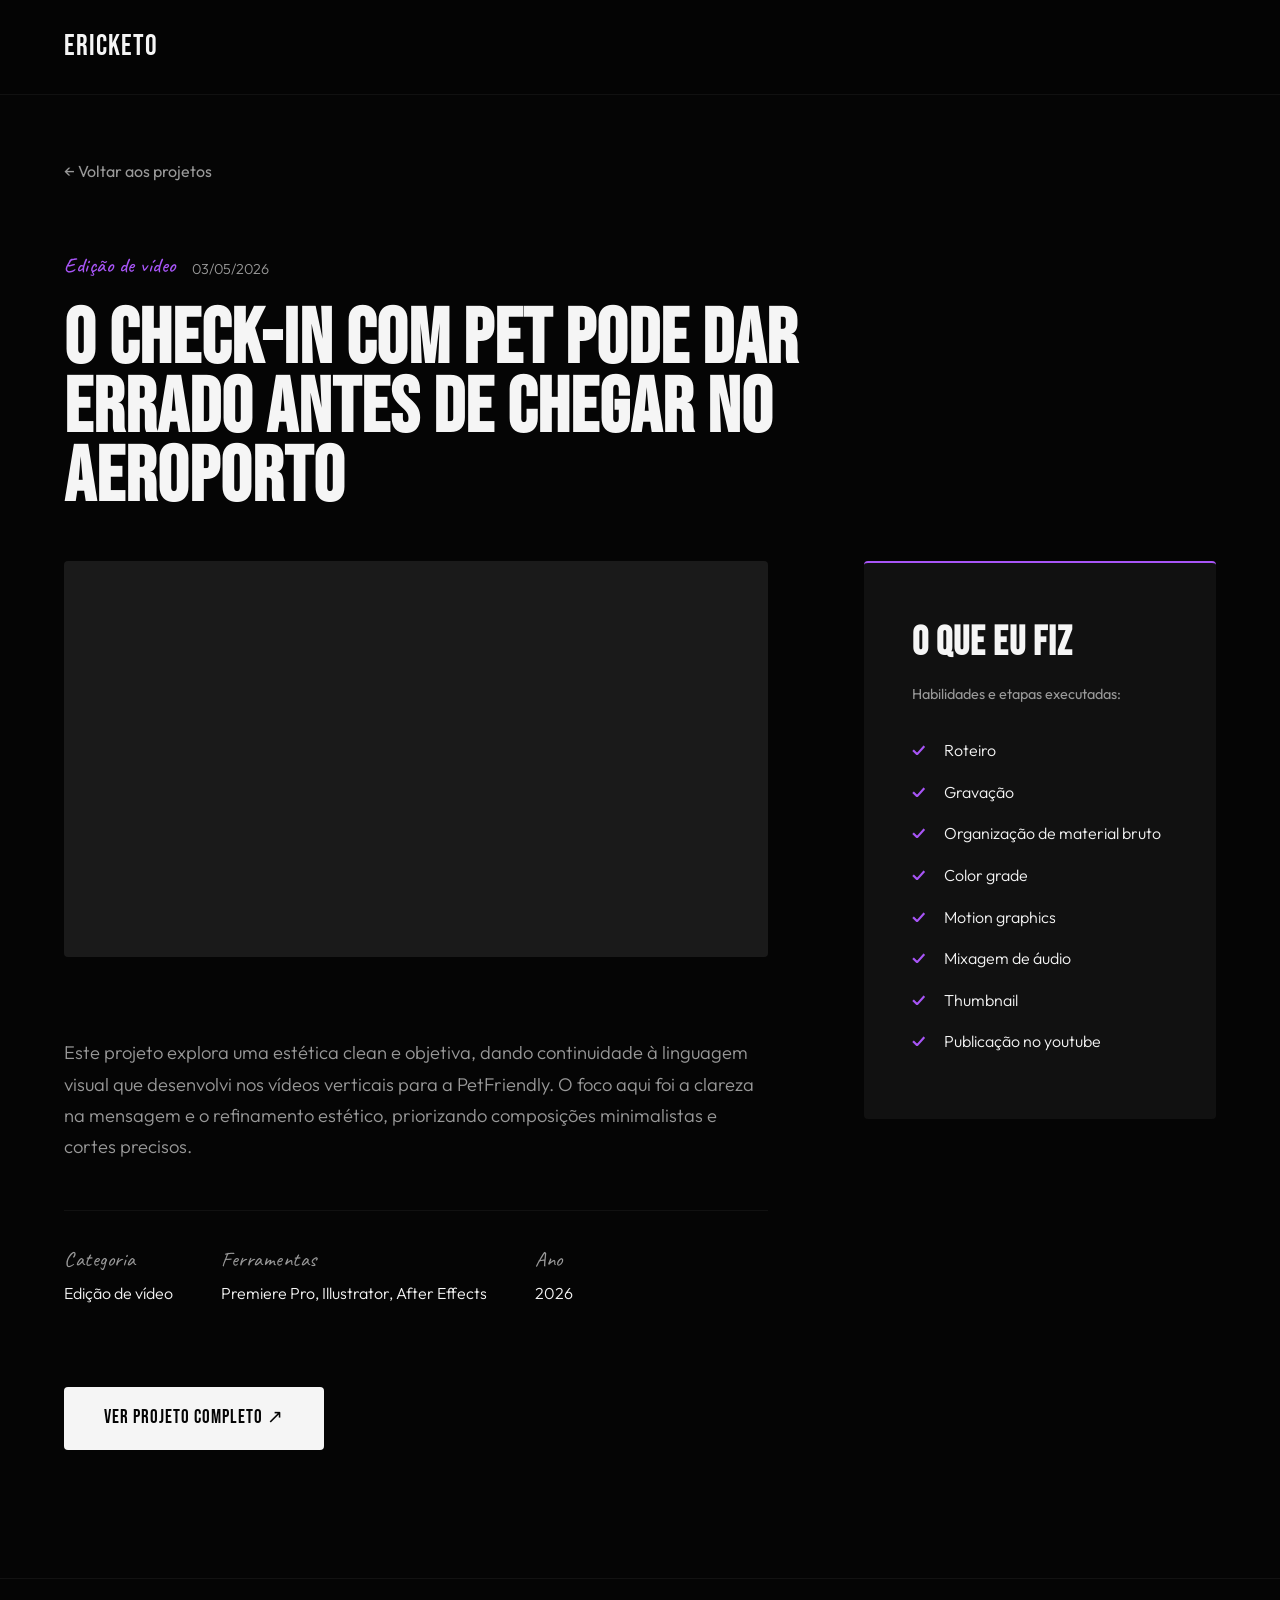
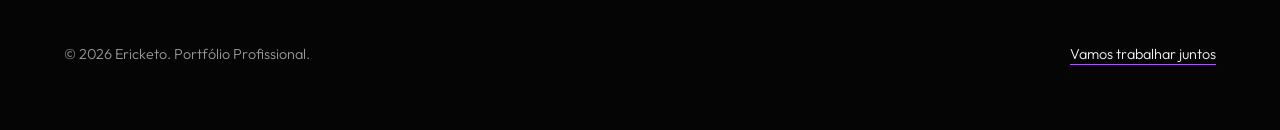
<file: edicao-video/horizontal/check-in-pet/index.html>
<!DOCTYPE html>
<html lang="pt-BR">

<head>
    <meta charset="UTF-8">
    <meta name="viewport" content="width=device-width, initial-scale=1.0">
    <title>Documentário Urbano | Ericketo</title>

    <link rel="preconnect" href="https://fonts.googleapis.com">
    <link rel="preconnect" href="https://fonts.gstatic.com" crossorigin>
    <link
        href="https://fonts.googleapis.com/css2?family=Bebas+Neue&family=Caveat:wght@400..700&family=Outfit:wght@100..900&display=swap"
        rel="stylesheet">
    <link rel="stylesheet" href="../../../css/style.css">
</head>

<body>
    <nav>
        <a href="../../../index.html" class="logo" id="logo" style="text-decoration: none;">Ericketo</a>
    </nav>

    <main class="project-view fade-in">
        <div class="container">
            <a href="../../../index.html" class="back-btn" id="back-btn">← Voltar aos projetos</a>

            <div class="project-header">
                <div class="project-meta">
                    <span class="badge">Edição de vídeo</span>
                    <span class="project-year">03/05/2026</span>
                </div>
                <h1 class="project-title">O check-in com pet pode dar errado ANTES de chegar no aeroporto
                </h1>
            </div>

            <div class="project-content">
                <div class="project-info">
                    <div class="project-cover">
                        <iframe width="100%" height="100%" src="https://www.youtube.com/embed/bN-V2grw3gs?si=3yxIw6b0KcNzRzqw"
                            title="YouTube video player" frameborder="0"
                            allow="accelerometer; autoplay; clipboard-write; encrypted-media; gyroscope; picture-in-picture; web-share"
                            allowfullscreen style="border: none;"></iframe>
                    </div>

                    <div class="project-body">
                        <p>Este projeto explora uma estética clean e objetiva, dando continuidade à linguagem visual que
                            desenvolvi nos vídeos verticais para a PetFriendly. O foco aqui foi a clareza na mensagem e
                            o refinamento estético, priorizando composições minimalistas e cortes precisos.</p>
                    </div>
                    
                    <!-- Especificações -->
                    <div class="project-specs" style="display: flex; flex-direction: row; flex-wrap: wrap; gap: 3rem; border-top: var(--border-subtle); padding-top: 2rem; margin-top: 3rem; border-bottom: none;">
                        <div class="spec-item">
                            <span class="spec-label">Categoria</span>
                            <span class="spec-value">Edição de vídeo</span>
                        </div>
                        <div class="spec-item">
                            <span class="spec-label">Ferramentas</span>
                            <span class="spec-value">Premiere Pro, Illustrator, After Effects</span>
                        </div>
                        <div class="spec-item">
                            <span class="spec-label">Ano</span>
                            <span class="spec-value">2026</span>
                        </div>
                    </div>
                    
                    <!-- Botão de Ação -->
                    <div class="project-action-btn" style="margin-top: 2rem;">
                        <a href="https://youtu.be/bN-V2grw3gs?si=2H85iLp0L_zOikQM" target="_blank" rel="noopener noreferrer" class="cta-btn" style="width: auto; display: inline-flex; padding: 1rem 2.5rem; font-size: 1.2rem;">Ver projeto completo ↗</a>
                    </div>
                </div>
                
                <aside class="project-sidebar">
                    <div class="project-skills">
                        <h3 class="skills-title">O que eu fiz</h3>
                        <p class="skills-subtitle">Habilidades e etapas executadas:</p>
                        <ul class="skills-list">
                            <li>Roteiro</li>
                            <li>Gravação</li>
                            <li>Organização de material bruto</li>
                            <li>Color grade</li>
                            <li>Motion graphics</li>
                            <li>Mixagem de áudio</li>
                            <li>Thumbnail</li>
                            <li>Publicação no youtube</li>
                        </ul>
                    </div>

                </aside>
            </div>
        </div>
    </main>

    <footer>
        <div class="footer-content">
            <div>© <span id="current-year"></span> Ericketo. Portfólio Profissional.</div>
            <div>
                <a href="mailto:contato@ericketo.com" class="footer-link">Vamos trabalhar juntos</a>
            </div>
        </div>
    </footer>
    <script src="../../../js/main.js"></script>
</body>

</html>
</file>
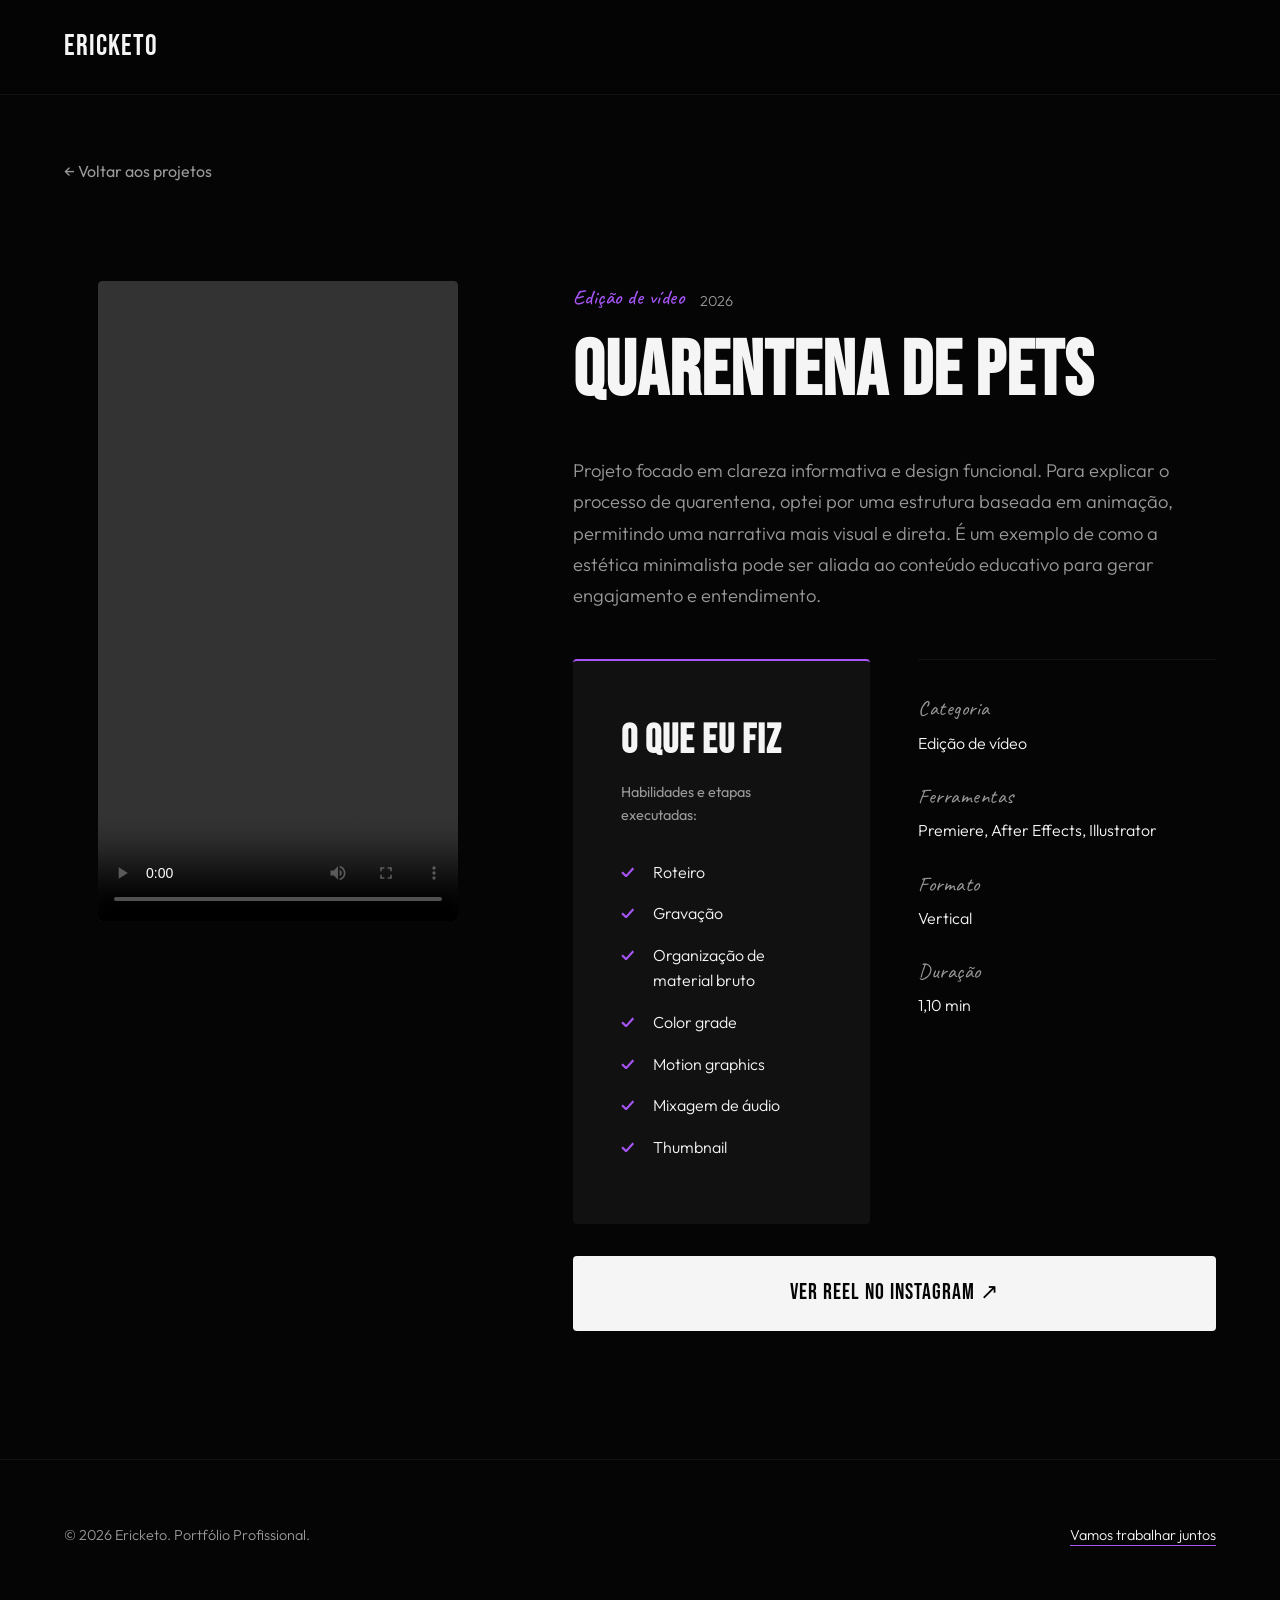
<file: edicao-video/vertical/reels-dinamico/index.html>
<!DOCTYPE html>
<html lang="pt-BR">

<head>
    <meta charset="UTF-8">
    <meta name="viewport" content="width=device-width, initial-scale=1.0">
    <title>Reels Dinâmico | Ericketo</title>

    <link rel="preconnect" href="https://fonts.googleapis.com">
    <link rel="preconnect" href="https://fonts.gstatic.com" crossorigin>
    <link
        href="https://fonts.googleapis.com/css2?family=Bebas+Neue&family=Caveat:wght@400..700&family=Outfit:wght@100..900&display=swap"
        rel="stylesheet">
    <link rel="stylesheet" href="../../../css/style.css">
</head>

<body>
    <nav>
        <a href="../../../index.html" class="logo" id="logo" style="text-decoration: none;">Ericketo</a>
    </nav>

    <main class="project-view fade-in">
        <div class="container">
            <a href="../../../index.html" class="back-btn" id="back-btn">← Voltar aos projetos</a>

            <div class="vertical-project-layout">
                <div class="vertical-player-col">
                    <div class="project-cover vertical-cover">
                        <video style="width: 100%; height: 100%; object-fit: contain; border-radius: 4px;" controls>
                            <source src="./assets/R_QUARENTENA.mp4" type="video/mp4">
                            Seu navegador não suporta o elemento de vídeo.
                        </video>
                    </div>
                </div>
                
                <div class="vertical-info-col">
                    <div class="project-header">
                        <div class="project-meta">
                            <span class="badge">Edição de vídeo</span>
                            <span class="project-year">2026</span>
                        </div>
                        <h1 class="project-title">Quarentena de Pets</h1>
                    </div>
                    
                    <div class="project-info">
                        <div class="project-body">
                            <p>Projeto focado em clareza informativa e design funcional. Para explicar o processo de quarentena, optei por uma estrutura baseada em animação, permitindo uma narrativa mais visual e direta. É um exemplo de como a estética minimalista pode ser aliada ao conteúdo educativo para gerar engajamento e entendimento.</p>
                        </div>
                    </div>
                    
                    <aside class="project-sidebar" style="position: static; margin-top: 3rem;">
                        <div class="sidebar-split">
                            <div class="project-skills" style="margin-bottom: 0;">
                                <h3 class="skills-title">O que eu fiz</h3>
                                <p class="skills-subtitle">Habilidades e etapas executadas:</p>
                                <ul class="skills-list">
                                    <li>Roteiro</li>
                                    <li>Gravação</li>
                                    <li>Organização de material bruto</li>
                                    <li>Color grade</li>
                                    <li>Motion graphics</li>
                                    <li>Mixagem de áudio</li>
                                    <li>Thumbnail</li>
                                </ul>
                            </div>
                            
                            <div class="project-specs">
                                <div class="spec-item">
                                    <span class="spec-label">Categoria</span>
                                    <span class="spec-value">Edição de vídeo</span>
                                </div>
                                <div class="spec-item">
                                    <span class="spec-label">Ferramentas</span>
                                    <span class="spec-value">Premiere, After Effects, Illustrator</span>
                                </div>
                                <div class="spec-item">
                                    <span class="spec-label">Formato</span>
                                    <span class="spec-value">Vertical</span>
                                </div>
                                <div class="spec-item">
                                    <span class="spec-label">Duração</span>
                                    <span class="spec-value">1,10 min</span>
                                </div>
                            </div>
                        </div>
                        
                        <a href="https://www.instagram.com/reel/DWJkoHgjzUc/?utm_source=ig_web_button_share_sheet&igsh=MzRlODBiNWFlZA==" target="_blank" rel="noopener noreferrer" class="cta-btn" style="display: block; width: 100%; text-align: center; margin-top: 1rem;">Ver Reel no Instagram ↗</a>
                    </aside>
                </div>
            </div>
        </div>
    </main>

    <footer>
        <div class="footer-content">
            <div>© <span id="current-year"></span> Ericketo. Portfólio Profissional.</div>
            <div>
                <a href="mailto:contato@ericketo.com" class="footer-link">Vamos trabalhar juntos</a>
            </div>
        </div>
    </footer>
    <script src="../../../js/main.js"></script>
</body>

</html>
</file>
<file: css/style.css>
/* ==========================================
   1. VARIÁVEIS & TOKENS DE DESIGN
   ========================================== */
@import url('https://fonts.googleapis.com/css2?family=Bebas+Neue&family=Caveat:wght@400..700&family=Outfit:wght@100..900&display=swap');

:root {
    /* Cores base */
    --bg-color: #050505;
    --surface-color: #111111;
    --surface-hover: #161616;

    /* Textos */
    --text-primary: #f5f5f5;
    --text-secondary: #999999;
    --text-muted: #555555;

    /* Acento (Usado com parcimônia) */
    --accent-color: #a855f7;

    /* Tipografia */
    --font-display: 'Bebas Neue', sans-serif;
    --font-body: 'Outfit', sans-serif;
    --font-accent: 'Caveat', cursive;

    /* Utilitários */
    --transition: all 0.3s cubic-bezier(0.25, 0.46, 0.45, 0.94);
    --border-subtle: 1px solid rgba(255, 255, 255, 0.05);
}

/* ==========================================
   2. RESET & BASE
   ========================================== */
* {
    margin: 0;
    padding: 0;
    box-sizing: border-box;
}

body {
    background-color: var(--bg-color);
    color: var(--text-primary);
    font-family: var(--font-body);
    line-height: 1.6;
    -webkit-font-smoothing: antialiased;
    -moz-osx-font-smoothing: grayscale;
    overflow-x: hidden;
}

a {
    color: inherit;
    text-decoration: none;
    transition: var(--transition);
}

img,
video {
    max-width: 100%;
    height: auto;
    display: block;
}

.container {
    max-width: 1400px;
    margin: 0 auto;
    padding: 0 5%;
}

/* ==========================================
   3. NAVEGAÇÃO
   ========================================== */
nav {
    position: sticky;
    top: 0;
    z-index: 100;
    background: rgba(5, 5, 5, 0.95);
    backdrop-filter: blur(10px);
    padding: 1.5rem 5%;
    display: flex;
    justify-content: space-between;
    align-items: center;
    border-bottom: var(--border-subtle);
}

.logo {
    font-family: var(--font-display);
    font-size: 1.8rem;
    letter-spacing: 1px;
    cursor: pointer;
    transition: var(--transition);
}

.logo:hover {
    color: var(--accent-color);
}

.filters {
    display: flex;
    gap: 1.5rem;
    overflow-x: auto;
    scrollbar-width: none;
    /* Firefox */
}

.filters::-webkit-scrollbar {
    display: none;
    /* Chrome/Safari */
}

.filter-btn {
    background: none;
    border: none;
    color: var(--text-secondary);
    font-family: var(--font-body);
    font-size: 0.9rem;
    font-weight: 500;
    cursor: pointer;
    transition: var(--transition);
    white-space: nowrap;
    padding: 0.25rem 0;
    position: relative;
}

.filter-btn:hover {
    color: var(--text-primary);
}

.filter-btn.active {
    color: var(--text-primary);
}

.filter-btn::after {
    content: '';
    position: absolute;
    bottom: -4px;
    left: 0;
    width: 100%;
    height: 2px;
    background-color: var(--accent-color);
    transform: scaleX(0);
    transform-origin: right;
    transition: transform 0.3s ease;
}

.filter-btn.active::after {
    transform: scaleX(1);
    transform-origin: left;
}

/* ==========================================
   4. VISÕES
   ========================================== */
.fade-in {
    animation: fadeIn 0.4s ease forwards;
}

@keyframes fadeIn {
    from {
        opacity: 0;
        transform: translateY(10px);
    }

    to {
        opacity: 1;
        transform: translateY(0);
    }
}

/* ==========================================
   5. PÁGINA PRINCIPAL
   ========================================== */

/* Hero */
.hero {
    padding: 8rem 0 6rem;
    max-width: 900px;
}

.hero h1 {
    font-family: var(--font-display);
    font-size: clamp(4rem, 8vw, 8rem);
    line-height: 0.9;
    margin-bottom: 2rem;
    letter-spacing: 1px;
}

.hero p {
    font-size: clamp(1.1rem, 2vw, 1.3rem);
    color: var(--text-secondary);
    max-width: 900px;
    font-weight: 300;
    line-height: 1.6;
}

/* Destaque (Featured Project) */
.featured-section {
    margin-bottom: 4rem;
}

.featured-card {
    display: grid;
    grid-template-columns: 1.5fr 1fr;
    background: var(--surface-color);
    border-radius: 4px;
    overflow: hidden;
    cursor: pointer;
    transition: var(--transition);
    border-top: 1px solid transparent;
    min-height: 400px;
}

.featured-card:hover {
    background: var(--surface-hover);
    border-top-color: var(--accent-color);
}

.featured-thumb {
    position: relative;
    background: #1a1a1a;
    overflow: hidden;
}

.featured-card.vertical .featured-thumb {
    aspect-ratio: 9/16;
}

.featured-thumb img,
.featured-thumb video {
    width: 100%;
    height: 100%;
    object-fit: contain;
    object-position: center;
    display: block;
    transition: transform 0.7s ease;
}

.featured-card:hover .featured-thumb img,
.featured-card:hover .featured-thumb video {
    transform: scale(1.03);
}

.featured-info {
    padding: 4rem;
    display: flex;
    flex-direction: column;
    justify-content: center;
}

.badge {
    display: inline-block;
    font-family: var(--font-accent);
    font-size: 1.3rem;
    /* Caveat is naturally small, so 1.3rem keeps it discrete but readable */
    color: var(--accent-color);
    margin-bottom: 0.5rem;
    font-weight: 500;
    letter-spacing: 0.5px;
}

.featured-title {
    font-family: var(--font-display);
    font-size: clamp(3rem, 4vw, 4rem);
    margin-bottom: 1rem;
    line-height: 1;
    letter-spacing: 1px;
}

.featured-desc {
    color: var(--text-secondary);
    margin-bottom: 2rem;
    font-size: 1.1rem;
    font-weight: 300;
}

/* Grid de Projetos */
.projects-grid {
    display: grid;
    grid-template-columns: repeat(auto-fill, minmax(320px, 1fr));
    grid-auto-flow: dense;
    /* Ajuda a preencher buracos caso tenha cards de tamanhos diferentes */
    gap: 2px;
    /* Grid gaps como bordas */
    background: rgba(255, 255, 255, 0.05);
    /* Cor das linhas entre cards */
    border: 1px solid rgba(255, 255, 255, 0.05);
    margin-bottom: 8rem;
}

.card {
    background: var(--bg-color);
    /* Fundo base para o gap aparecer */
    cursor: pointer;
    transition: var(--transition);
    display: flex;
    flex-direction: column;
    position: relative;
}

.card-content-wrapper {
    background: var(--surface-color);
    height: 100%;
    display: flex;
    flex-direction: column;
    transition: var(--transition);
    border-top: 1px solid transparent;
}

.card:hover .card-content-wrapper {
    background: var(--surface-hover);
    border-top-color: var(--accent-color);
}

.card-thumb {
    aspect-ratio: 16/10;
    background: #1a1a1a;
    position: relative;
    overflow: hidden;
}

/* Variação Vertical */
.card-vertical {
    grid-row: span 2;
}

.card-vertical .card-thumb {
    aspect-ratio: 9/16;
}

.card-thumb img,
.card-thumb video {
    width: 100%;
    height: 100%;
    object-fit: cover;
    transition: transform 0.7s ease;
}

.card:hover .card-thumb img {
    transform: scale(1.05);
}

.card-info {
    padding: 2rem;
    display: flex;
    flex-direction: column;
    flex-grow: 1;
}

.card-title {
    font-family: var(--font-display);
    font-size: 2.2rem;
    margin-bottom: 0.5rem;
    letter-spacing: 0.5px;
}

.card-desc {
    color: var(--text-secondary);
    font-size: 0.95rem;
    margin-bottom: 2rem;
    flex-grow: 1;
    font-weight: 300;
}

/* Tags Comuns */
.tags {
    display: flex;
    gap: 0.4rem;
    flex-wrap: wrap;
    margin-top: auto;
}

.tag {
    font-size: 0.7rem;
    color: var(--text-secondary);
    border: 1px solid rgba(255, 255, 255, 0.05);
    padding: 0.2rem 0.6rem;
    border-radius: 4px;
    letter-spacing: 0.5px;
    opacity: 0.8;
}

/* ==========================================
   6. PÁGINA DE PROJETO DETALHE
   ========================================== */
.project-view {
    padding: 4rem 0 8rem;
}

.back-btn {
    background: none;
    border: none;
    color: var(--text-secondary);
    font-family: var(--font-body);
    font-size: 1rem;
    cursor: pointer;
    margin-bottom: 4rem;
    display: inline-flex;
    align-items: center;
    gap: 0.5rem;
    transition: var(--transition);
}

.back-btn:hover {
    color: var(--text-primary);
    transform: translateX(-5px);
}

.project-header {
    margin-bottom: 3rem;
    max-width: 900px;
}

.project-meta {
    display: flex;
    align-items: center;
    gap: 1rem;
    margin-bottom: 1rem;
}

.project-year {
    color: var(--text-secondary);
    font-size: 0.9rem;
    font-weight: 300;
    font-family: var(--font-body);
}

.project-title {
    font-family: var(--font-display);
    font-size: clamp(4rem, 6vw, 7rem);
    line-height: 0.9;
    letter-spacing: 1px;
}

.project-cover {
    width: 100%;
    aspect-ratio: 16/9;
    background: #1a1a1a;
    margin-bottom: 5rem;
    border-radius: 4px;
    overflow: hidden;
    display: flex;
    align-items: center;
    justify-content: center;
}

.project-content {
    display: grid;
    grid-template-columns: 2fr 1fr;
    gap: 6rem;
    align-items: start;
}

.project-body {
    font-size: 1.15rem;
    color: var(--text-secondary);
    font-weight: 300;
    line-height: 1.7;
}

.project-body p {
    margin-bottom: 1.5rem;
}

.project-sidebar {
    position: sticky;
    top: 120px;
}

.project-skills {
    background: var(--surface-color);
    padding: 3rem;
    border-radius: 4px;
    border-top: 2px solid var(--accent-color);
    margin-bottom: 3rem;
}

.skills-title {
    font-family: var(--font-display);
    font-size: 2.5rem;
    margin-bottom: 0.5rem;
    letter-spacing: 1px;
}

.skills-subtitle {
    font-size: 0.9rem;
    color: var(--text-secondary);
    margin-bottom: 2rem;
}

.skills-list {
    list-style: none;
}

.skills-list li {
    position: relative;
    padding-left: 2rem;
    margin-bottom: 1rem;
    color: var(--text-primary);
    font-weight: 300;
    font-size: 1rem;
}

.skills-list li::before {
    content: "✓";
    position: absolute;
    left: 0;
    color: var(--accent-color);
    font-family: var(--font-body);
    font-weight: bold;
}

.project-specs {
    display: flex;
    flex-direction: column;
    gap: 1.5rem;
    padding-top: 2rem;
    border-top: var(--border-subtle);
}

.spec-item {
    display: flex;
    flex-direction: column;
    gap: 0.3rem;
}

.spec-label {
    font-family: var(--font-accent);
    font-size: 1.3rem;
    color: var(--text-secondary);
    letter-spacing: 0.5px;
}

.spec-value {
    font-weight: 300;
    font-size: 1rem;
}

.cta-btn {
    display: inline-flex;
    align-items: center;
    justify-content: center;
    gap: 0.5rem;
    background: var(--text-primary);
    color: var(--bg-color);
    padding: 1.2rem 2rem;
    border-radius: 4px;
    font-weight: 500;
    margin-top: 3rem;
    font-family: var(--font-display);
    font-size: 1.4rem;
    letter-spacing: 1px;
    width: 100%;
    text-align: center;
    transition: var(--transition);
}

.cta-btn:hover {
    background: var(--accent-color);
    color: white;
}

.placeholder-text {
    color: var(--text-muted);
    font-size: 0.9rem;
    text-align: center;
    padding: 2rem;
    width: 100%;
    height: 100%;
    display: flex;
    align-items: center;
    justify-content: center;
}

/* ==========================================
   7. RODAPÉ
   ========================================== */
footer {
    padding: 4rem 5%;
    border-top: var(--border-subtle);
    color: var(--text-secondary);
    font-size: 0.9rem;
    font-weight: 300;
}

.footer-content {
    max-width: 1400px;
    margin: 0 auto;
    display: flex;
    justify-content: space-between;
    align-items: center;
}

.footer-link {
    color: var(--text-primary);
    text-decoration: none;
    position: relative;
}

.footer-link::after {
    content: '';
    position: absolute;
    bottom: -2px;
    left: 0;
    width: 100%;
    height: 1px;
    background-color: var(--accent-color);
    transition: var(--transition);
}

.footer-link:hover::after {
    bottom: 2px;
}

/* ==========================================
   LAYOUT VERTICAL SPLIT (Projetos em Pé)
   ========================================== */
.vertical-project-layout {
    display: grid;
    grid-template-columns: 1fr 1.5fr;
    gap: 5rem;
    align-items: start;
    margin-top: 2rem;
}

.vertical-project-layout .vertical-cover {
    aspect-ratio: 9/16;
    width: 100%;
    max-width: 360px; /* Largura máxima para parecer um celular */
    height: auto;
    margin-bottom: 0;
    position: sticky;
    top: 120px;
    background: transparent;
    margin: 0 auto;
}

.vertical-project-layout .project-header {
    margin-bottom: 3rem;
}

.sidebar-split {
    display: grid;
    grid-template-columns: 1fr 1fr;
    gap: 3rem;
    align-items: start;
    margin-bottom: 2rem;
}

/* ==========================================
   8. RESPONSIVO
   ========================================== */
@media (max-width: 992px) {
    .project-content {
        grid-template-columns: 1fr;
        gap: 4rem;
    }

    .project-sidebar {
        position: static;
    }
}

@media (max-width: 768px) {
    .featured-card {
        grid-template-columns: 1fr;
    }

    .featured-info {
        padding: 2.5rem;
    }

    nav {
        flex-direction: column;
        gap: 1.5rem;
        align-items: flex-start;
        padding-top: 1.5rem;
        padding-bottom: 1.5rem;
    }

    .filters {
        width: 100%;
    }

    .vertical-project-layout {
        grid-template-columns: 1fr;
        gap: 3rem;
    }

    .vertical-project-layout .vertical-cover {
        position: static;
        max-width: 100%;
        margin-bottom: 2rem;
    }

    .sidebar-split {
        grid-template-columns: 1fr;
    }

    .hero {
        padding: 4rem 0 3rem;
    }
}

/* ==========================================
   9. SLIDER DE PROJETO
   ========================================== */
.project-slider {
    position: relative;
    width: 100%;
    height: 70vh;
    min-height: 400px;
    background: transparent;
    border-radius: 4px;
    margin-bottom: 5rem;
    overflow: hidden;
    display: flex;
    align-items: center;
    justify-content: center;
}

.slider-container {
    position: relative;
    width: 100%;
    height: 100%;
    display: flex;
    align-items: center;
    justify-content: center;
}

.slide {
    position: absolute;
    top: 0;
    left: 0;
    width: 100%;
    height: 100%;
    opacity: 0;
    transition: opacity 0.5s ease;
    display: flex;
    align-items: center;
    justify-content: center;
    z-index: 1;
}

.slide.active {
    opacity: 1;
    z-index: 2;
}

.slide-grid {
    display: flex;
    gap: 3rem; /* Aumentei o espaçamento entre as imagens para 3rem */
    width: 100%;
    height: 100%;
    justify-content: center;
    align-items: center;
    padding: 1.5rem 5rem; /* Mais espaço para as setas e respiro vertical */
    box-sizing: border-box;
}

.slide-grid img {
    flex: 1 1 0;
    min-width: 0; /* Permite que a imagem encolha na flexbox se necessário */
    max-width: 100%;
    max-height: 100%;
    object-fit: contain; /* Aceita fotos horizontais e verticais sem cortar */
}

@media (max-width: 768px) {
    .slide-grid {
        gap: 0.5rem;
        padding: 0.5rem 2.5rem;
    }
    .slide-info {
        display: none !important;
    }
    .slide-media {
        flex: 1 1 100% !important;
    }
}

.slider-btn {
    position: absolute;
    top: 50%;
    transform: translateY(-50%);
    background: rgba(0, 0, 0, 0.5);
    color: white;
    border: none;
    padding: 1rem;
    cursor: pointer;
    font-size: 1.5rem;
    border-radius: 50%;
    transition: background 0.3s;
    width: 50px;
    height: 50px;
    display: flex;
    justify-content: center;
    align-items: center;
    z-index: 10;
}

.slider-btn:hover {
    background: rgba(0, 0, 0, 0.8);
}

.prev-btn {
    left: 1rem;
}

.next-btn {
    right: 1rem;
}

.slider-dots {
    position: absolute;
    bottom: 1rem;
    left: 50%;
    transform: translateX(-50%);
    display: flex;
    gap: 0.5rem;
    z-index: 10;
}

.dot {
    width: 10px;
    height: 10px;
    background: rgba(255, 255, 255, 0.3);
    border-radius: 50%;
    cursor: pointer;
    transition: background 0.3s;
}

.dot.active {
    background: white;
}

/* ==========================================
   10. LIGHTBOX DE IMAGENS
   ========================================== */
#lightbox {
    position: fixed;
    top: 0;
    left: 0;
    width: 100vw;
    height: 100vh;
    background: rgba(0, 0, 0, 0.9);
    display: flex;
    justify-content: center;
    align-items: center;
    z-index: 1000;
    opacity: 0;
    pointer-events: none;
    transition: opacity 0.3s ease;
    padding: 2rem;
    box-sizing: border-box;
}

#lightbox.active {
    opacity: 1;
    pointer-events: auto;
}

.lightbox-content {
    position: relative;
    max-width: min(90vw, 900px);
    max-height: 90vh;
    display: flex;
    justify-content: center;
    align-items: center;
}

.lightbox-media {
    display: flex;
    justify-content: center;
    align-items: center;
    width: min(90vw, 900px);
}

.lightbox-img,
.lightbox-video {
    max-width: 100%;
    max-height: 80vh;
    width: auto;
    height: auto;
    object-fit: contain;
    display: block;
    background: #000;
    border-radius: 8px;
}

.lightbox-video {
    width: min(90vw, 900px);
    max-height: 80vh;
}

.lightbox-close {
    position: absolute;
    top: -40px;
    right: 0;
    color: white;
    font-size: 35px;
    cursor: pointer;
    background: none;
    border: none;
    line-height: 1;
    z-index: 1010;
}

.lightbox-btn {
    position: absolute;
    top: 50%;
    transform: translateY(-50%);
    background: rgba(0, 0, 0, 0.5);
    color: white;
    border: none;
    padding: 1rem;
    cursor: pointer;
    font-size: 2rem;
    border-radius: 50%;
    transition: background 0.3s;
    width: 60px;
    height: 60px;
    display: flex;
    justify-content: center;
    align-items: center;
    z-index: 1010;
}

.lightbox-btn:hover {
    background: rgba(0, 0, 0, 0.8);
}

.lightbox-prev {
    left: 2rem;
}

.lightbox-next {
    right: 2rem;
}

/* ==========================================
   11. DESKTOP E MOBILE SLIDERS
   ========================================== */
.mobile-slider {
    display: none;
}

@media (max-width: 768px) {
    .desktop-slider {
        display: none;
    }
    
    .mobile-slider {
        display: flex;
    }
}

/* ==========================================
   12. PROJECT ACTION BUTTON
   ========================================== */
.project-action-btn {
    margin-top: 3rem;
}

@media (max-width: 992px) {
    .project-action-btn {
        margin-top: 1.5rem; /* Margem reduzida no mobile para ficar mais próximo das especificações */
    }
}
</file>
